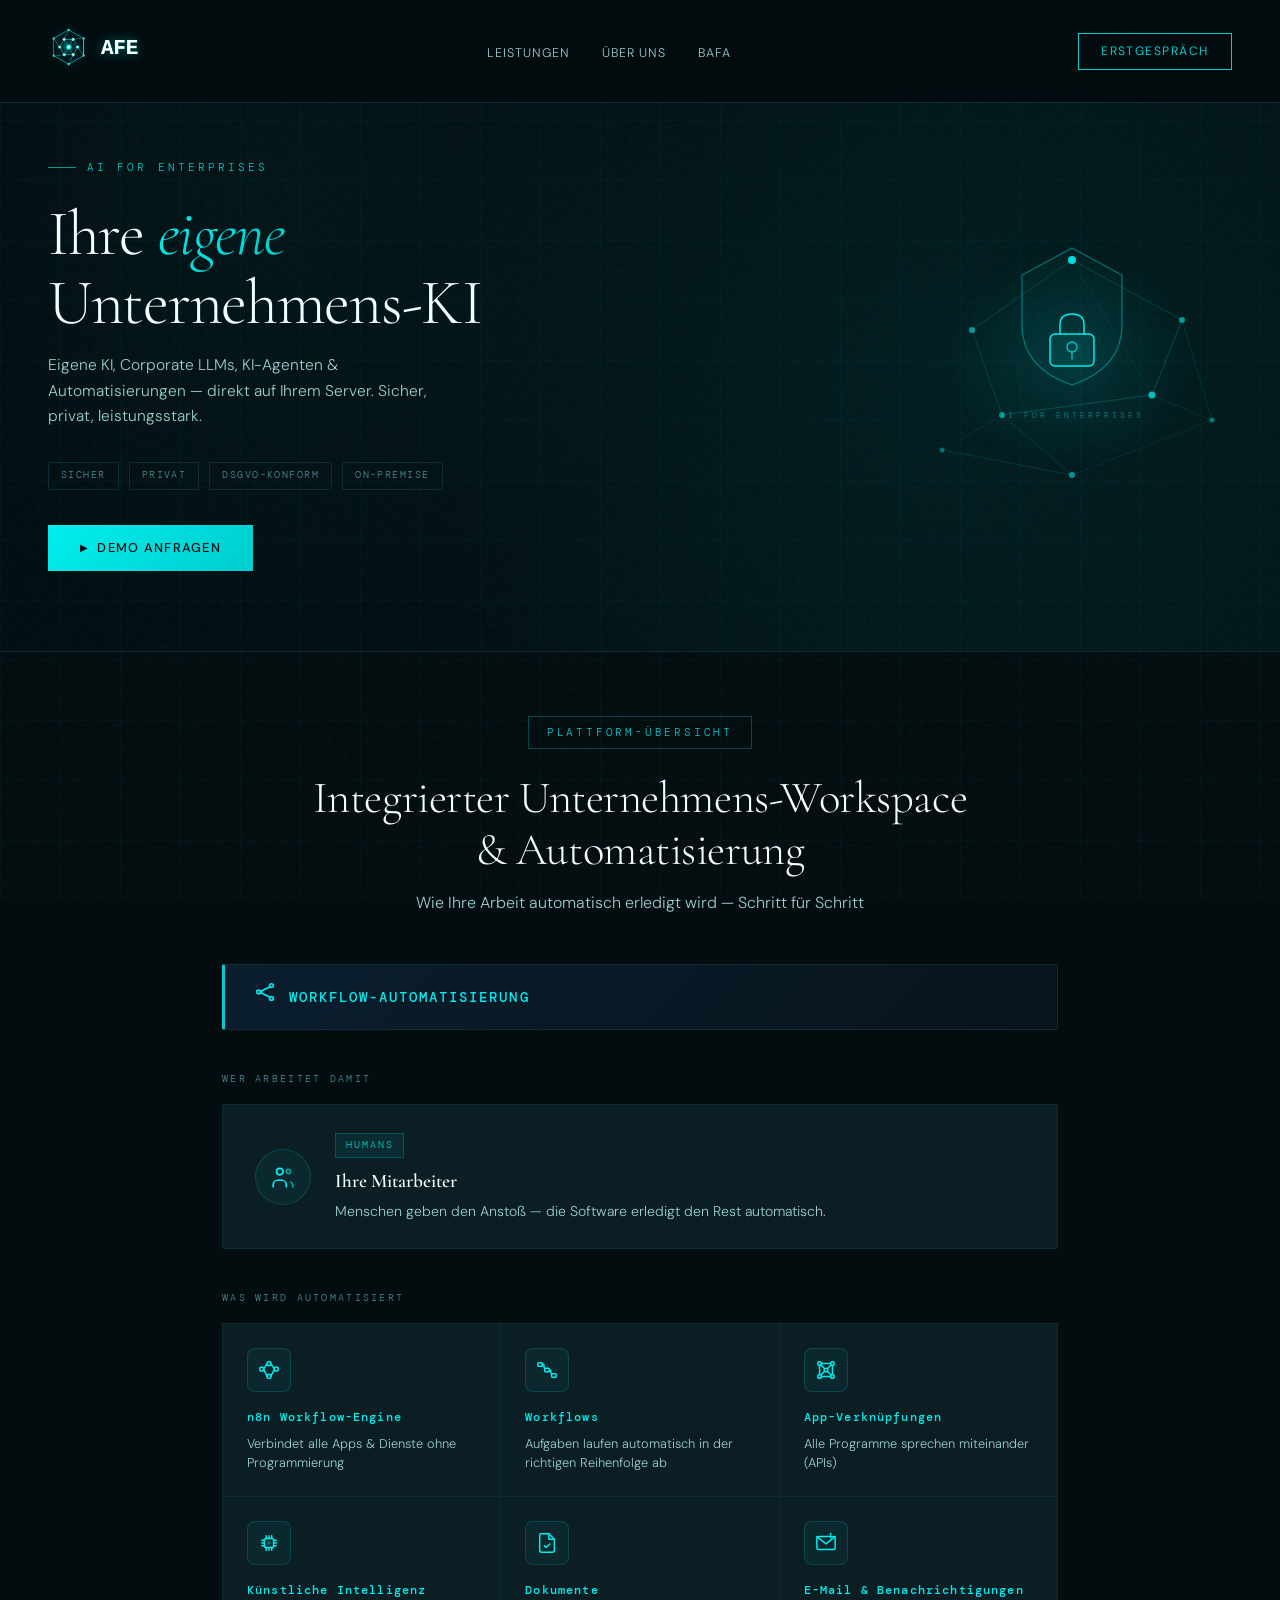
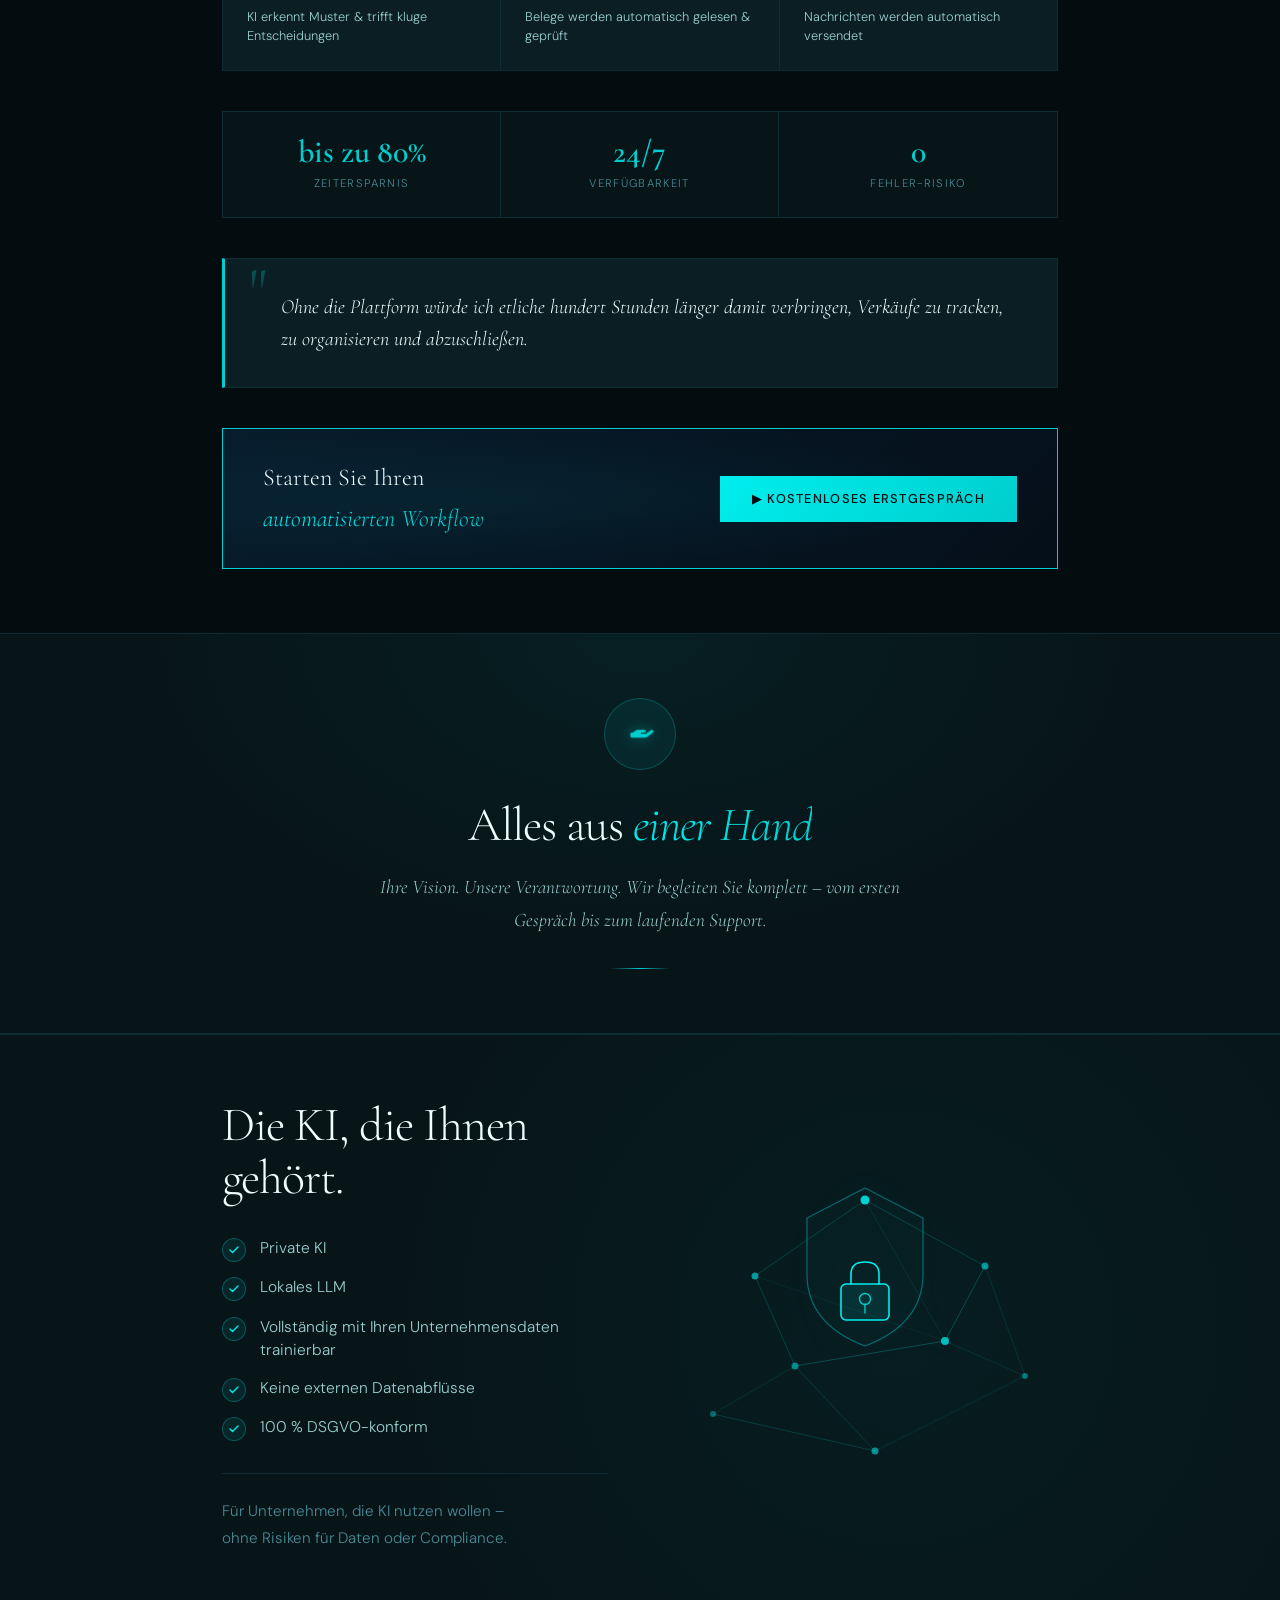
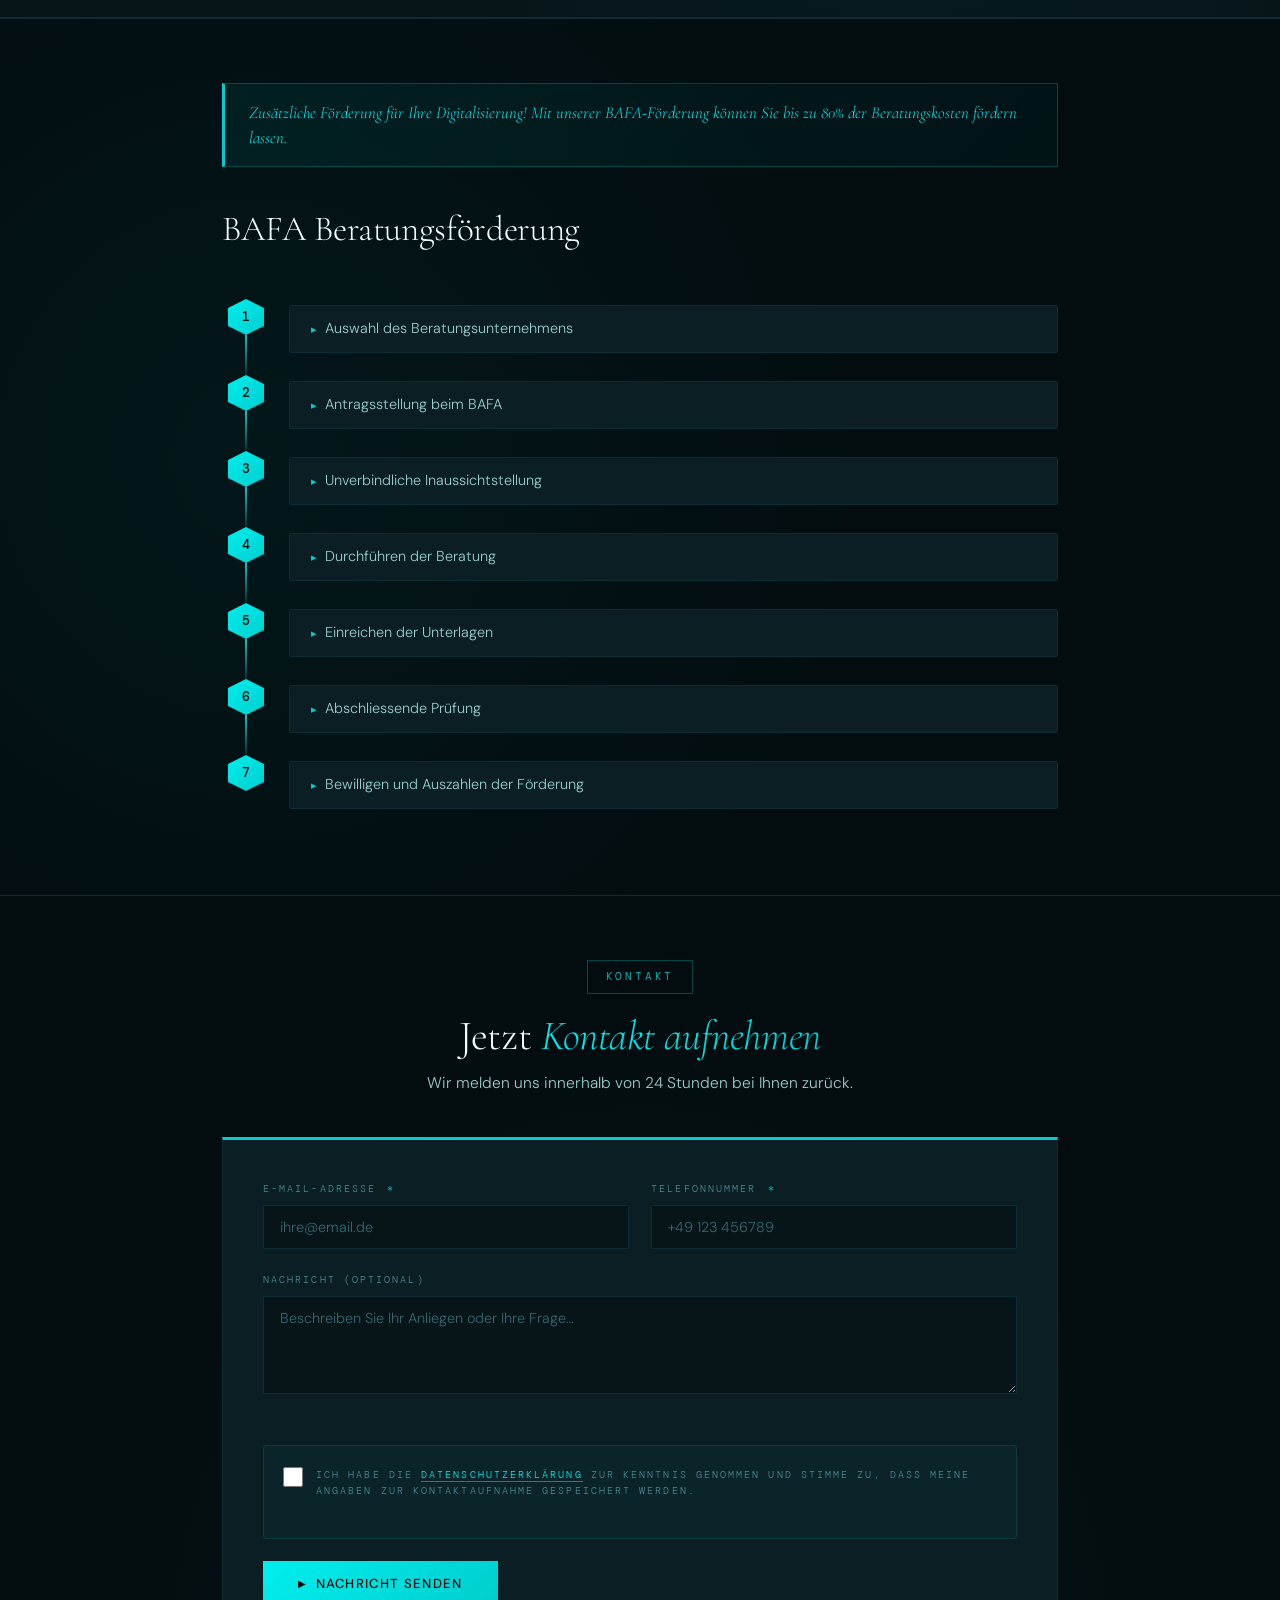
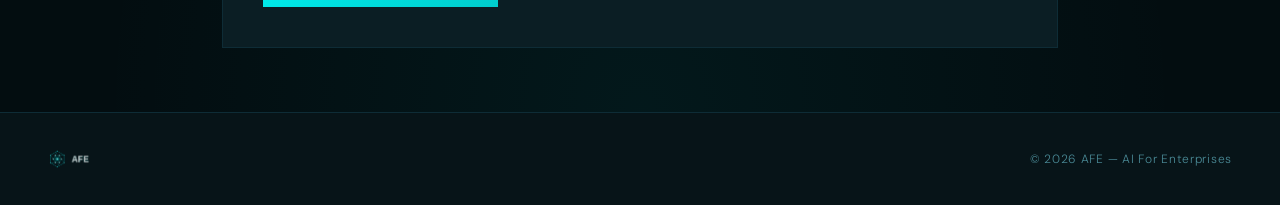
<file: index.html>
<!DOCTYPE html>
<html lang="de">
<head>
  <meta charset="UTF-8">
  <meta name="viewport" content="width=device-width, initial-scale=1.0">
  <title>AFE – Workflow-Automatisierung</title>

  <!-- Google Fonts -->
  <link href="https://fonts.googleapis.com/css2?family=Cormorant+Garamond:wght@300;400;600;700&family=DM+Sans:wght@300;400;500&family=DM+Mono:wght@400;500&display=swap" rel="stylesheet">

  <!-- Externes Stylesheet -->
  <link rel="stylesheet" href="style.css">
</head>
<body>

<!-- Hintergrund-Gitter -->
<div class="grid-bg"></div>

<!-- ─── NAVIGATION ─── -->
<nav>
  <a class="nav-logo" href="#">
    <img src="[data-uri]" alt="AFE">
  </a>

  <ul class="nav-links">
    <li><a href="#">Leistungen</a></li>
    <li><a href="#">Über uns</a></li>
    <li><a href="#">BAFA</a></li>
  </ul>

  <!-- Button "Erstgespräch" → scrollt zum Kontaktformular -->
  <button class="nav-cta btn-erstgespraech cta-scroll">Erstgespräch</button>
</nav>

<!-- ─── HERO ─── -->
<section class="hero">
  <div class="hero-left">
    <div class="hero-eyebrow">AI For Enterprises</div>
    <h1 class="hero-h1">Ihre <em>eigene</em><br>Unternehmens-KI</h1>
    <p class="hero-sub">Eigene KI, Corporate LLMs, KI-Agenten &amp; Automatisierungen — direkt auf Ihrem Server. Sicher, privat, leistungsstark.</p>
    <div class="hero-tags">
      <span class="hero-tag">Sicher</span>
      <span class="hero-tag">Privat</span>
      <span class="hero-tag">DSGVO-konform</span>
      <span class="hero-tag">On-Premise</span>
    </div>
    <!-- Button "Demo anfragen" → scrollt zum Kontaktformular -->
    <button class="hero-btn btn-demo cta-scroll">Demo anfragen</button>
  </div>

  <div class="hero-right">
    <svg class="hero-visual-svg" viewBox="0 0 320 280" fill="none" xmlns="http://www.w3.org/2000/svg">
      <defs>
        <radialGradient id="heroGlow" cx="50%" cy="50%" r="50%">
          <stop offset="0%" stop-color="#00CDCD" stop-opacity="0.12"/>
          <stop offset="100%" stop-color="#00CDCD" stop-opacity="0"/>
        </radialGradient>
      </defs>
      <ellipse cx="160" cy="140" rx="130" ry="110" fill="url(#heroGlow)"/>
      <line x1="160" y1="40"  x2="270" y2="100" stroke="#00CDCD" stroke-width="0.8" opacity="0.25"/>
      <line x1="160" y1="40"  x2="60"  y2="110" stroke="#00CDCD" stroke-width="0.8" opacity="0.25"/>
      <line x1="160" y1="40"  x2="240" y2="175" stroke="#00CDCD" stroke-width="0.6" opacity="0.15"/>
      <line x1="270" y1="100" x2="240" y2="175" stroke="#00CDCD" stroke-width="0.9" opacity="0.28"/>
      <line x1="270" y1="100" x2="300" y2="200" stroke="#00CDCD" stroke-width="0.7" opacity="0.18"/>
      <line x1="60"  y1="110" x2="90"  y2="195" stroke="#00CDCD" stroke-width="0.8" opacity="0.22"/>
      <line x1="240" y1="175" x2="90"  y2="195" stroke="#00CDCD" stroke-width="0.9" opacity="0.28"/>
      <line x1="240" y1="175" x2="300" y2="200" stroke="#00CDCD" stroke-width="0.6" opacity="0.18"/>
      <line x1="90"  y1="195" x2="160" y2="255" stroke="#00CDCD" stroke-width="0.7" opacity="0.2"/>
      <line x1="300" y1="200" x2="160" y2="255" stroke="#00CDCD" stroke-width="0.6" opacity="0.18"/>
      <line x1="30"  y1="230" x2="90"  y2="195" stroke="#00CDCD" stroke-width="0.6" opacity="0.18"/>
      <line x1="30"  y1="230" x2="160" y2="255" stroke="#00CDCD" stroke-width="0.8" opacity="0.2"/>
      <path d="M160 28 L210 55 L210 105 Q210 148 160 165 Q110 148 110 105 L110 55 Z"
            fill="rgba(0,205,205,0.05)" stroke="#00CDCD" stroke-width="1.2" opacity="0.5"/>
      <rect x="138" y="114" width="44" height="32" rx="5"
            fill="rgba(0,205,205,0.08)" stroke="#00EEEE" stroke-width="1.5"/>
      <path d="M148 114 L148 105 Q148 94 160 94 Q172 94 172 105 L172 114"
            fill="none" stroke="#00EEEE" stroke-width="1.5" stroke-linecap="round"/>
      <circle cx="160" cy="127" r="5" fill="none" stroke="#00CDCD" stroke-width="1.3"/>
      <line x1="160" y1="132" x2="160" y2="139" stroke="#00CDCD" stroke-width="1.3" stroke-linecap="round"/>
      <circle cx="160" cy="40"  r="4"   fill="#00EEEE" opacity="0.9"/>
      <circle cx="270" cy="100" r="3"   fill="#00CDCD" opacity="0.7"/>
      <circle cx="60"  cy="110" r="3"   fill="#00CDCD" opacity="0.7"/>
      <circle cx="240" cy="175" r="3.5" fill="#00EEEE" opacity="0.75"/>
      <circle cx="90"  cy="195" r="3"   fill="#00CDCD" opacity="0.6"/>
      <circle cx="300" cy="200" r="2.5" fill="#00CDCD" opacity="0.5"/>
      <circle cx="30"  cy="230" r="2.5" fill="#00CDCD" opacity="0.45"/>
      <circle cx="160" cy="255" r="3"   fill="#00EEEE" opacity="0.55"/>
      <text x="160" y="198" text-anchor="middle"
            font-family="'DM Mono', monospace" font-size="8" letter-spacing="3"
            fill="#00CDCD" opacity="0.6">AI FOR ENTERPRISES</text>
    </svg>
  </div>
</section>


<!-- ─── HAUPT-INHALTSBEREICH ─── -->
<main>

  <!-- Seitenüberschrift -->
  <div class="page-header">
    <div class="tag">Plattform-Übersicht</div>
    <h1>Integrierter Unternehmens-Workspace<br>&amp; Automatisierung</h1>
    <p>Wie Ihre Arbeit automatisch erledigt wird — Schritt für Schritt</p>
  </div>

  <!-- Abschnitt-Banner -->
  <div class="section-banner">
    <span class="icon"><svg width="22" height="22" viewBox="0 0 24 24" fill="none" stroke="#00EEEE" stroke-width="1.8" stroke-linecap="round" stroke-linejoin="round">
      <circle cx="5" cy="12" r="2"/><circle cx="19" cy="5" r="2"/><circle cx="19" cy="19" r="2"/>
      <line x1="7" y1="11.5" x2="17" y2="6.5"/><line x1="7" y1="12.5" x2="17" y2="17.5"/>
    </svg></span>
    <span>Workflow-Automatisierung</span>
  </div>

  <!-- Wer arbeitet damit -->
  <div class="worker-section">
    <div class="worker-label">Wer arbeitet damit</div>
    <div class="worker-card">
      <div class="worker-icon"><svg width="26" height="26" viewBox="0 0 24 24" fill="none" stroke="#00EEEE" stroke-width="1.6" stroke-linecap="round" stroke-linejoin="round">
        <circle cx="9" cy="7" r="3"/>
        <path d="M3 21v-2a4 4 0 0 1 4-4h4a4 4 0 0 1 4 4v2"/>
        <circle cx="17" cy="7" r="2" opacity="0.6"/>
        <path d="M21 21v-1.5a3 3 0 0 0-2-2.83" opacity="0.6"/>
      </svg></div>
      <div>
        <div class="worker-badge">Humans</div>
        <div class="worker-title">Ihre Mitarbeiter</div>
        <div class="worker-text">Menschen geben den Anstoß — die Software erledigt den Rest automatisch.</div>
      </div>
    </div>
  </div>

  <!-- Was wird automatisiert -->
  <div class="auto-section">
    <div class="auto-label">Was wird automatisiert</div>
    <div class="auto-grid">

      <div class="auto-tile">
        <div class="tile-icon"><svg width="22" height="22" viewBox="0 0 24 24" fill="none" stroke="#00EEEE" stroke-width="1.6" stroke-linecap="round" stroke-linejoin="round">
          <rect x="2" y="9" width="4" height="4" rx="1"/><rect x="10" y="3" width="4" height="4" rx="1"/>
          <rect x="10" y="17" width="4" height="4" rx="1"/><rect x="18" y="9" width="4" height="4" rx="1"/>
          <line x1="6" y1="11" x2="10" y2="5"/><line x1="6" y1="11" x2="10" y2="19"/>
          <line x1="14" y1="5" x2="18" y2="11"/><line x1="14" y1="19" x2="18" y2="11"/>
        </svg></div>
        <div class="tile-name">n8n Workflow-Engine</div>
        <div class="tile-desc">Verbindet alle Apps &amp; Dienste ohne Programmierung</div>
      </div>

      <div class="auto-tile">
        <div class="tile-icon"><svg width="22" height="22" viewBox="0 0 24 24" fill="none" stroke="#00EEEE" stroke-width="1.6" stroke-linecap="round" stroke-linejoin="round">
          <rect x="2" y="4" width="5" height="4" rx="1"/><rect x="9.5" y="10" width="5" height="4" rx="1"/>
          <rect x="17" y="16" width="5" height="4" rx="1"/>
          <polyline points="7,6 8.5,6 9,10"/><polyline points="14.5,12 16,12 16.5,16"/>
        </svg></div>
        <div class="tile-name">Workflows</div>
        <div class="tile-desc">Aufgaben laufen automatisch in der richtigen Reihenfolge ab</div>
      </div>

      <div class="auto-tile">
        <div class="tile-icon"><svg width="22" height="22" viewBox="0 0 24 24" fill="none" stroke="#00EEEE" stroke-width="1.6" stroke-linecap="round" stroke-linejoin="round">
          <circle cx="5" cy="5" r="2"/><circle cx="19" cy="5" r="2"/>
          <circle cx="5" cy="19" r="2"/><circle cx="19" cy="19" r="2"/>
          <circle cx="12" cy="12" r="2"/>
          <line x1="7" y1="5" x2="17" y2="5"/><line x1="5" y1="7" x2="5" y2="17"/>
          <line x1="19" y1="7" x2="19" y2="17"/><line x1="7" y1="19" x2="17" y2="19"/>
          <line x1="10" y1="10" x2="7" y2="7"/><line x1="14" y1="10" x2="17" y2="7"/>
          <line x1="10" y1="14" x2="7" y2="17"/><line x1="14" y1="14" x2="17" y2="17"/>
        </svg></div>
        <div class="tile-name">App-Verknüpfungen</div>
        <div class="tile-desc">Alle Programme sprechen miteinander (APIs)</div>
      </div>

      <div class="auto-tile">
        <div class="tile-icon"><svg width="22" height="22" viewBox="0 0 24 24" fill="none" stroke="#00EEEE" stroke-width="1.6" stroke-linecap="round" stroke-linejoin="round">
          <rect x="7" y="7" width="10" height="10" rx="2"/>
          <line x1="9" y1="7" x2="9" y2="4"/><line x1="12" y1="7" x2="12" y2="4"/><line x1="15" y1="7" x2="15" y2="4"/>
          <line x1="9" y1="17" x2="9" y2="20"/><line x1="12" y1="17" x2="12" y2="20"/><line x1="15" y1="17" x2="15" y2="20"/>
          <line x1="7" y1="9" x2="4" y2="9"/><line x1="7" y1="12" x2="4" y2="12"/><line x1="7" y1="15" x2="4" y2="15"/>
          <line x1="17" y1="9" x2="20" y2="9"/><line x1="17" y1="12" x2="20" y2="12"/><line x1="17" y1="15" x2="20" y2="15"/>
          <rect x="10" y="10" width="4" height="4" rx="0.5" fill="#00EEEE" opacity="0.3" stroke="none"/>
        </svg></div>
        <div class="tile-name">Künstliche Intelligenz</div>
        <div class="tile-desc">KI erkennt Muster &amp; trifft kluge Entscheidungen</div>
      </div>

      <div class="auto-tile">
        <div class="tile-icon"><svg width="22" height="22" viewBox="0 0 24 24" fill="none" stroke="#00EEEE" stroke-width="1.6" stroke-linecap="round" stroke-linejoin="round">
          <path d="M14 2H6a2 2 0 0 0-2 2v16a2 2 0 0 0 2 2h12a2 2 0 0 0 2-2V8z"/>
          <polyline points="14,2 14,8 20,8"/><polyline points="9,15 11,17 15,13"/>
        </svg></div>
        <div class="tile-name">Dokumente</div>
        <div class="tile-desc">Belege werden automatisch gelesen &amp; geprüft</div>
      </div>

      <div class="auto-tile">
        <div class="tile-icon"><svg width="22" height="22" viewBox="0 0 24 24" fill="none" stroke="#00EEEE" stroke-width="1.6" stroke-linecap="round" stroke-linejoin="round">
          <rect x="2" y="5" width="20" height="14" rx="2"/>
          <polyline points="2,5 12,13 22,5"/>
          <line x1="17" y1="2" x2="17" y2="7" opacity="0.7"/>
          <circle cx="17" cy="2" r="1.2" fill="#00EEEE" stroke="none" opacity="0.7"/>
        </svg></div>
        <div class="tile-name">E-Mail &amp; Benachrichtigungen</div>
        <div class="tile-desc">Nachrichten werden automatisch versendet</div>
      </div>

    </div>
  </div>

  <!-- Statistik-Leiste -->
  <div class="stats-bar">
    <div class="stat-item">
      <span class="stat-num">bis zu 80%</span>
      <span class="stat-label">Zeitersparnis</span>
    </div>
    <div class="stat-item">
      <span class="stat-num">24/7</span>
      <span class="stat-label">Verfügbarkeit</span>
    </div>
    <div class="stat-item">
      <span class="stat-num">0</span>
      <span class="stat-label">Fehler-Risiko</span>
    </div>
  </div>

  <!-- Zitat -->
  <div class="quote-block">
    <div class="quote-mark">"</div>
    <p class="quote-text">
      Ohne die Plattform würde ich etliche hundert Stunden länger damit verbringen,
      Verkäufe zu tracken, zu organisieren und abzuschließen.
    </p>
  </div>

  <!-- CTA-Banner mit Button "Kostenloses Erstgespräch" -->
  <div class="cta-banner">
    <div class="cta-banner-text">
      Starten Sie Ihren<br><em>automatisierten Workflow</em>
    </div>
    <!-- Button "Kostenloses Gespräch" → scrollt zum Kontaktformular -->
    <button class="cta-btn btn-kostenloses-gespraech cta-scroll">Kostenloses Erstgespräch</button>
  </div>

</main>


<!-- ─── ALLES AUS EINER HAND ─── -->
<section class="aaeih-section">
  <div class="aaeih-inner">
    <div class="aaeih-icon">
      <img src="[data-uri]" alt="Alles aus einer Hand" style="width:46px;height:auto;filter:drop-shadow(0 0 6px rgba(0,205,205,0.4));">
    </div>
    <h2 class="aaeih-title">Alles aus <em>einer Hand</em></h2>
    <p class="aaeih-text">Ihre Vision. Unsere Verantwortung. Wir begleiten Sie komplett – vom ersten Gespräch bis zum laufenden Support.</p>
    <div class="aaeih-divider"></div>
  </div>
</section>


<!-- ─── PRIVATE KI ─── -->
<section class="private-ki">
  <div class="ki-inner">

    <div class="ki-content">
      <h2 class="ki-title">Die KI, die Ihnen gehört.</h2>

      <ul class="ki-list">
        <li class="ki-item">
          <span class="ki-check">
            <svg width="12" height="12" viewBox="0 0 24 24" fill="none"
                 stroke="#00EEEE" stroke-width="2.8" stroke-linecap="round" stroke-linejoin="round">
              <polyline points="20 6 9 17 4 12"/>
            </svg>
          </span>
          <span>Private KI</span>
        </li>
        <li class="ki-item">
          <span class="ki-check">
            <svg width="12" height="12" viewBox="0 0 24 24" fill="none"
                 stroke="#00EEEE" stroke-width="2.8" stroke-linecap="round" stroke-linejoin="round">
              <polyline points="20 6 9 17 4 12"/>
            </svg>
          </span>
          <span>Lokales LLM</span>
        </li>
        <li class="ki-item">
          <span class="ki-check">
            <svg width="12" height="12" viewBox="0 0 24 24" fill="none"
                 stroke="#00EEEE" stroke-width="2.8" stroke-linecap="round" stroke-linejoin="round">
              <polyline points="20 6 9 17 4 12"/>
            </svg>
          </span>
          <span>Vollständig mit Ihren Unternehmensdaten trainierbar</span>
        </li>
        <li class="ki-item">
          <span class="ki-check">
            <svg width="12" height="12" viewBox="0 0 24 24" fill="none"
                 stroke="#00EEEE" stroke-width="2.8" stroke-linecap="round" stroke-linejoin="round">
              <polyline points="20 6 9 17 4 12"/>
            </svg>
          </span>
          <span>Keine externen Datenabflüsse</span>
        </li>
        <li class="ki-item">
          <span class="ki-check">
            <svg width="12" height="12" viewBox="0 0 24 24" fill="none"
                 stroke="#00EEEE" stroke-width="2.8" stroke-linecap="round" stroke-linejoin="round">
              <polyline points="20 6 9 17 4 12"/>
            </svg>
          </span>
          <span>100 % DSGVO-konform</span>
        </li>
      </ul>

      <p class="ki-desc">
        Für Unternehmen, die KI nutzen wollen –<br>
        ohne Risiken für Daten oder Compliance.
      </p>
    </div>

    <div class="ki-visual">
      <svg class="ki-network" viewBox="0 0 380 340" fill="none" xmlns="http://www.w3.org/2000/svg">
        <line x1="190" y1="44"  x2="310" y2="110" stroke="#00CDCD" stroke-width="1"   opacity="0.22"/>
        <line x1="190" y1="44"  x2="80"  y2="120" stroke="#00CDCD" stroke-width="1"   opacity="0.22"/>
        <line x1="190" y1="44"  x2="270" y2="185" stroke="#00CDCD" stroke-width="0.7" opacity="0.16"/>
        <line x1="310" y1="110" x2="270" y2="185" stroke="#00CDCD" stroke-width="1"   opacity="0.28"/>
        <line x1="310" y1="110" x2="350" y2="220" stroke="#00CDCD" stroke-width="0.8" opacity="0.18"/>
        <line x1="80"  y1="120" x2="120" y2="210" stroke="#00CDCD" stroke-width="1"   opacity="0.22"/>
        <line x1="80"  y1="120" x2="270" y2="185" stroke="#00CDCD" stroke-width="0.6" opacity="0.14"/>
        <line x1="270" y1="185" x2="120" y2="210" stroke="#00CDCD" stroke-width="1"   opacity="0.28"/>
        <line x1="270" y1="185" x2="350" y2="220" stroke="#00CDCD" stroke-width="0.7" opacity="0.18"/>
        <line x1="120" y1="210" x2="200" y2="295" stroke="#00CDCD" stroke-width="0.9" opacity="0.2"/>
        <line x1="350" y1="220" x2="200" y2="295" stroke="#00CDCD" stroke-width="0.7" opacity="0.18"/>
        <line x1="38"  y1="258" x2="120" y2="210" stroke="#00CDCD" stroke-width="0.7" opacity="0.18"/>
        <line x1="38"  y1="258" x2="200" y2="295" stroke="#00CDCD" stroke-width="0.9" opacity="0.22"/>
        <path d="M190 32 L248 62 L248 118 Q248 168 190 190 Q132 168 132 118 L132 62 Z"
              fill="rgba(0,205,205,0.05)" stroke="#00CDCD" stroke-width="1.2" opacity="0.45"/>
        <rect x="166" y="128" width="48" height="36" rx="5"
              fill="rgba(0,205,205,0.09)" stroke="#00EEEE" stroke-width="1.6"/>
        <path d="M176 128 L176 118 Q176 106 190 106 Q204 106 204 118 L204 128"
              fill="none" stroke="#00EEEE" stroke-width="1.6" stroke-linecap="round"/>
        <circle cx="190" cy="143" r="5.5" fill="none" stroke="#00CDCD" stroke-width="1.4"/>
        <line x1="190" y1="148" x2="190" y2="157" stroke="#00CDCD" stroke-width="1.4" stroke-linecap="round"/>
        <circle cx="190" cy="44"  r="4.5" fill="#00EEEE" opacity="0.85"/>
        <circle cx="310" cy="110" r="3.5" fill="#00CDCD" opacity="0.7"/>
        <circle cx="80"  cy="120" r="3.5" fill="#00CDCD" opacity="0.7"/>
        <circle cx="270" cy="185" r="4"   fill="#00EEEE" opacity="0.75"/>
        <circle cx="120" cy="210" r="3.5" fill="#00CDCD" opacity="0.6"/>
        <circle cx="350" cy="220" r="3"   fill="#00CDCD" opacity="0.5"/>
        <circle cx="38"  cy="258" r="3"   fill="#00CDCD" opacity="0.45"/>
        <circle cx="200" cy="295" r="3.5" fill="#00EEEE" opacity="0.55"/>
      </svg>
    </div>

  </div>
</section>


<!-- ─── BAFA FÖRDERUNG ─── -->
<section class="bafa-section">
  <div class="bafa-inner">

    <div class="bafa-header">
      <div class="bafa-promo">Zusätzliche Förderung für Ihre Digitalisierung! Mit unserer BAFA-Förderung können Sie bis zu 80% der Beratungskosten fördern lassen.</div>
      <h2 class="bafa-title">BAFA Beratungsförderung</h2>
    </div>

    <div class="bafa-steps">

      <div class="bafa-step">
        <div class="bafa-step-left"><div class="bafa-num">1</div><div class="bafa-connector"></div></div>
        <div class="bafa-step-right"><div class="bafa-item"><span class="bafa-item-bullet">▸</span>Auswahl des Beratungsunternehmens</div></div>
      </div>
      <div class="bafa-step">
        <div class="bafa-step-left"><div class="bafa-num">2</div><div class="bafa-connector"></div></div>
        <div class="bafa-step-right"><div class="bafa-item"><span class="bafa-item-bullet">▸</span>Antragsstellung beim BAFA</div></div>
      </div>
      <div class="bafa-step">
        <div class="bafa-step-left"><div class="bafa-num">3</div><div class="bafa-connector"></div></div>
        <div class="bafa-step-right"><div class="bafa-item"><span class="bafa-item-bullet">▸</span>Unverbindliche Inaussichtstellung</div></div>
      </div>
      <div class="bafa-step">
        <div class="bafa-step-left"><div class="bafa-num">4</div><div class="bafa-connector"></div></div>
        <div class="bafa-step-right"><div class="bafa-item"><span class="bafa-item-bullet">▸</span>Durchführen der Beratung</div></div>
      </div>
      <div class="bafa-step">
        <div class="bafa-step-left"><div class="bafa-num">5</div><div class="bafa-connector"></div></div>
        <div class="bafa-step-right"><div class="bafa-item"><span class="bafa-item-bullet">▸</span>Einreichen der Unterlagen</div></div>
      </div>
      <div class="bafa-step">
        <div class="bafa-step-left"><div class="bafa-num">6</div><div class="bafa-connector"></div></div>
        <div class="bafa-step-right"><div class="bafa-item"><span class="bafa-item-bullet">▸</span>Abschliessende Prüfung</div></div>
      </div>
      <div class="bafa-step">
        <div class="bafa-step-left"><div class="bafa-num">7</div><div class="bafa-connector"></div></div>
        <div class="bafa-step-right"><div class="bafa-item"><span class="bafa-item-bullet">▸</span>Bewilligen und Auszahlen der Förderung</div></div>
      </div>

    </div>
  </div>
</section>


<!-- ─── KONTAKTFORMULAR ─── -->
<!--
  ID: kontaktformular
  Zweck: Ziel für Scroll-Navigation (CTA-Buttons),
         Kontaktaufnahme über E-Mail und Telefon
-->
<section class="kontakt-section" id="kontaktformular">
  <div class="kontakt-inner">

    <!-- Überschrift -->
    <div class="kontakt-header">
      <div class="tag">Kontakt</div>
      <h2>Jetzt <em>Kontakt aufnehmen</em></h2>
      <p>Wir melden uns innerhalb von 24 Stunden bei Ihnen zurück.</p>
    </div>

    <!-- Erfolgsmeldung (wird nach erfolgreichem Absenden eingeblendet) -->
    <div class="form-success" id="form-success" role="alert">
      Vielen Dank! Ihre Nachricht ist bei uns eingegangen. Wir melden uns in Kürze bei Ihnen.
    </div>

    <!-- Kontaktformular -->
    <!--
      id="kontaktformular-form" → wird in script.js referenziert
      E-Mail (Pflichtfeld), Telefon (Pflichtfeld), Nachricht (optional)
    -->
    <form class="kontakt-form" id="kontaktformular-form" novalidate>

      <!-- Zeile: E-Mail & Telefon nebeneinander -->
      <div class="form-row">

        <!-- E-Mail (Pflichtfeld) -->
        <div class="form-group">
          <label for="email">
            E-Mail-Adresse <span class="required" aria-hidden="true">*</span>
          </label>
          <input
            type="email"
            id="email"
            name="email"
            placeholder="ihre@email.de"
            autocomplete="email"
            required
            aria-required="true"
            aria-describedby="email-error"
          >
          <span class="form-error" id="email-error" role="alert"></span>
        </div>

        <!-- Telefonnummer (Pflichtfeld) -->
        <div class="form-group">
          <label for="telefon">
            Telefonnummer <span class="required" aria-hidden="true">*</span>
          </label>
          <input
            type="tel"
            id="telefon"
            name="telefon"
            placeholder="+49 123 456789"
            autocomplete="tel"
            required
            aria-required="true"
            aria-describedby="telefon-error"
          >
          <span class="form-error" id="telefon-error" role="alert"></span>
        </div>

      </div>

      <!-- Nachricht (optional) -->
      <div class="form-group">
        <label for="nachricht">Nachricht <span style="color:var(--slate-text);font-size:0.6rem;">(optional)</span></label>
        <textarea
          id="nachricht"
          name="nachricht"
          rows="4"
          placeholder="Beschreiben Sie Ihr Anliegen oder Ihre Frage…"
          aria-describedby="nachricht-hint"
        ></textarea>
      </div>

      <!-- Datenschutz-Checkbox (Pflichtfeld) -->
      <div class="form-group form-checkbox-group">
        <label class="checkbox-label" for="datenschutz">
          <input
            type="checkbox"
            id="datenschutz"
            name="datenschutz"
            required
            aria-required="true"
            aria-describedby="datenschutz-error"
          >
          <span class="checkbox-text">
            Ich habe die <a href="datenschutz.html" target="_blank">Datenschutzerklärung</a> zur Kenntnis genommen und stimme zu, dass meine Angaben zur Kontaktaufnahme gespeichert werden.
          </span>
        </label>
        <span class="form-error" id="datenschutz-error" role="alert"></span>
      </div>

      <!-- Senden-Button -->
      <button type="submit" class="form-submit-btn">
        Nachricht senden
      </button>

    </form>

  </div>
</section>


<!-- ─── FOOTER ─── -->
<footer>
  <div class="footer-logo">
    <img src="[data-uri]" alt="AFE">
  </div>
  <div class="footer-copy">© 2026 AFE — AI For Enterprises</div>
</footer>


<!-- Externes JavaScript -->
<script src="script.js"></script>

</body>
</html>
</file>
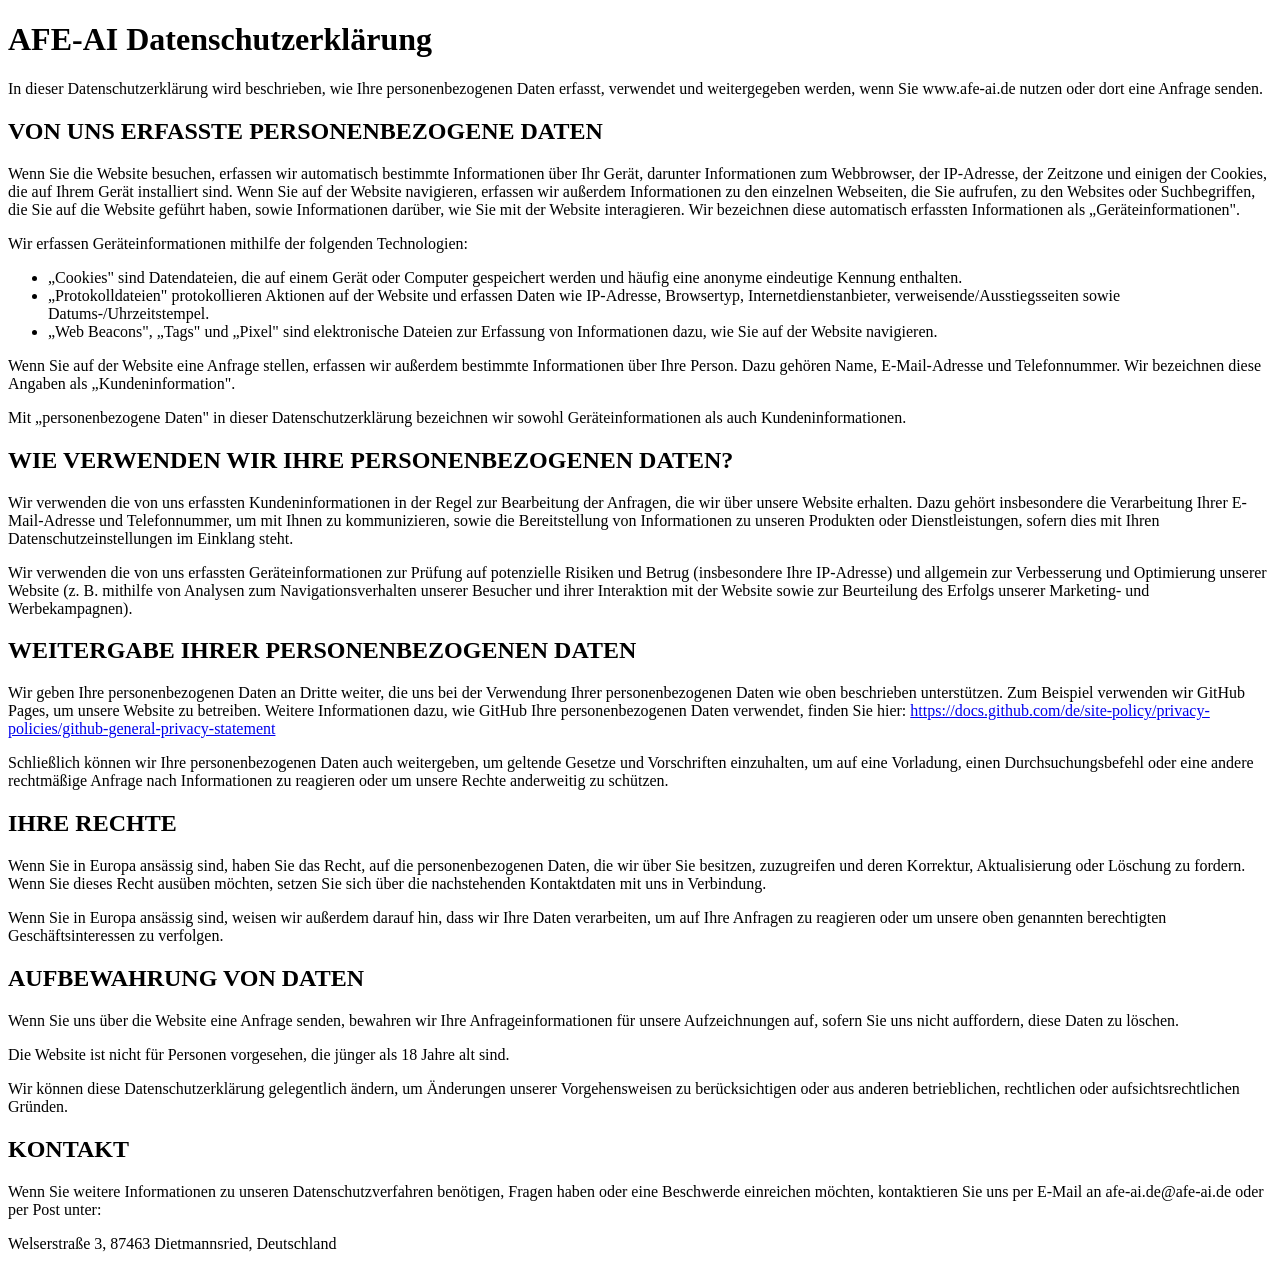
<file: datenschutz.html>
<!DOCTYPE html>
<html lang="de">
<head>
    <meta charset="UTF-8">
    <meta name="viewport" content="width=device-width, initial-scale=1.0">
    <title>Datenschutzerklärung - AFE-AI</title>
</head>
<body>
    <h1>AFE-AI Datenschutzerklärung</h1>
    <p>In dieser Datenschutzerklärung wird beschrieben, wie Ihre personenbezogenen Daten erfasst, verwendet und weitergegeben werden, wenn Sie www.afe-ai.de nutzen oder dort eine Anfrage senden.</p>

    <h2>VON UNS ERFASSTE PERSONENBEZOGENE DATEN</h2>
    <p>Wenn Sie die Website besuchen, erfassen wir automatisch bestimmte Informationen über Ihr Gerät, darunter Informationen zum Webbrowser, der IP-Adresse, der Zeitzone und einigen der Cookies, die auf Ihrem Gerät installiert sind. Wenn Sie auf der Website navigieren, erfassen wir außerdem Informationen zu den einzelnen Webseiten, die Sie aufrufen, zu den Websites oder Suchbegriffen, die Sie auf die Website geführt haben, sowie Informationen darüber, wie Sie mit der Website interagieren. Wir bezeichnen diese automatisch erfassten Informationen als „Geräteinformationen".</p>
    <p>Wir erfassen Geräteinformationen mithilfe der folgenden Technologien:</p>
    <ul>
        <li>„Cookies" sind Datendateien, die auf einem Gerät oder Computer gespeichert werden und häufig eine anonyme eindeutige Kennung enthalten.</li>
        <li>„Protokolldateien" protokollieren Aktionen auf der Website und erfassen Daten wie IP-Adresse, Browsertyp, Internetdienstanbieter, verweisende/Ausstiegsseiten sowie Datums-/Uhrzeitstempel.</li>
        <li>„Web Beacons", „Tags" und „Pixel" sind elektronische Dateien zur Erfassung von Informationen dazu, wie Sie auf der Website navigieren.</li>
    </ul>
    <p>Wenn Sie auf der Website eine Anfrage stellen, erfassen wir außerdem bestimmte Informationen über Ihre Person. Dazu gehören Name, E-Mail-Adresse und Telefonnummer. Wir bezeichnen diese Angaben als „Kundeninformation".</p>
    <p>Mit „personenbezogene Daten" in dieser Datenschutzerklärung bezeichnen wir sowohl Geräteinformationen als auch Kundeninformationen.</p>

    <h2>WIE VERWENDEN WIR IHRE PERSONENBEZOGENEN DATEN?</h2>
    <p>Wir verwenden die von uns erfassten Kundeninformationen in der Regel zur Bearbeitung der Anfragen, die wir über unsere Website erhalten. Dazu gehört insbesondere die Verarbeitung Ihrer E-Mail-Adresse und Telefonnummer, um mit Ihnen zu kommunizieren, sowie die Bereitstellung von Informationen zu unseren Produkten oder Dienstleistungen, sofern dies mit Ihren Datenschutzeinstellungen im Einklang steht.</p>
    <p>Wir verwenden die von uns erfassten Geräteinformationen zur Prüfung auf potenzielle Risiken und Betrug (insbesondere Ihre IP-Adresse) und allgemein zur Verbesserung und Optimierung unserer Website (z. B. mithilfe von Analysen zum Navigationsverhalten unserer Besucher und ihrer Interaktion mit der Website sowie zur Beurteilung des Erfolgs unserer Marketing- und Werbekampagnen).</p>

    <h2>WEITERGABE IHRER PERSONENBEZOGENEN DATEN</h2>
    <p>Wir geben Ihre personenbezogenen Daten an Dritte weiter, die uns bei der Verwendung Ihrer personenbezogenen Daten wie oben beschrieben unterstützen. Zum Beispiel verwenden wir GitHub Pages, um unsere Website zu betreiben. Weitere Informationen dazu, wie GitHub Ihre personenbezogenen Daten verwendet, finden Sie hier: <a href="https://docs.github.com/de/site-policy/privacy-policies/github-general-privacy-statement">https://docs.github.com/de/site-policy/privacy-policies/github-general-privacy-statement</a></p>

    <p>Schließlich können wir Ihre personenbezogenen Daten auch weitergeben, um geltende Gesetze und Vorschriften einzuhalten, um auf eine Vorladung, einen Durchsuchungsbefehl oder eine andere rechtmäßige Anfrage nach Informationen zu reagieren oder um unsere Rechte anderweitig zu schützen.</p>

    <h2>IHRE RECHTE</h2>
    <p>Wenn Sie in Europa ansässig sind, haben Sie das Recht, auf die personenbezogenen Daten, die wir über Sie besitzen, zuzugreifen und deren Korrektur, Aktualisierung oder Löschung zu fordern. Wenn Sie dieses Recht ausüben möchten, setzen Sie sich über die nachstehenden Kontaktdaten mit uns in Verbindung.</p>
    <p>Wenn Sie in Europa ansässig sind, weisen wir außerdem darauf hin, dass wir Ihre Daten verarbeiten, um auf Ihre Anfragen zu reagieren oder um unsere oben genannten berechtigten Geschäftsinteressen zu verfolgen.</p>

    <h2>AUFBEWAHRUNG VON DATEN</h2>
    <p>Wenn Sie uns über die Website eine Anfrage senden, bewahren wir Ihre Anfrageinformationen für unsere Aufzeichnungen auf, sofern Sie uns nicht auffordern, diese Daten zu löschen.</p>
    <p>Die Website ist nicht für Personen vorgesehen, die jünger als 18 Jahre alt sind.</p>
    <p>Wir können diese Datenschutzerklärung gelegentlich ändern, um Änderungen unserer Vorgehensweisen zu berücksichtigen oder aus anderen betrieblichen, rechtlichen oder aufsichtsrechtlichen Gründen.</p>

    <h2>KONTAKT</h2>
    <p>Wenn Sie weitere Informationen zu unseren Datenschutzverfahren benötigen, Fragen haben oder eine Beschwerde einreichen möchten, kontaktieren Sie uns per E-Mail an afe-ai.de@afe-ai.de oder per Post unter:</p>
    <p>Welserstraße 3, 87463 Dietmannsried, Deutschland</p>
</body>
</html>
</file>
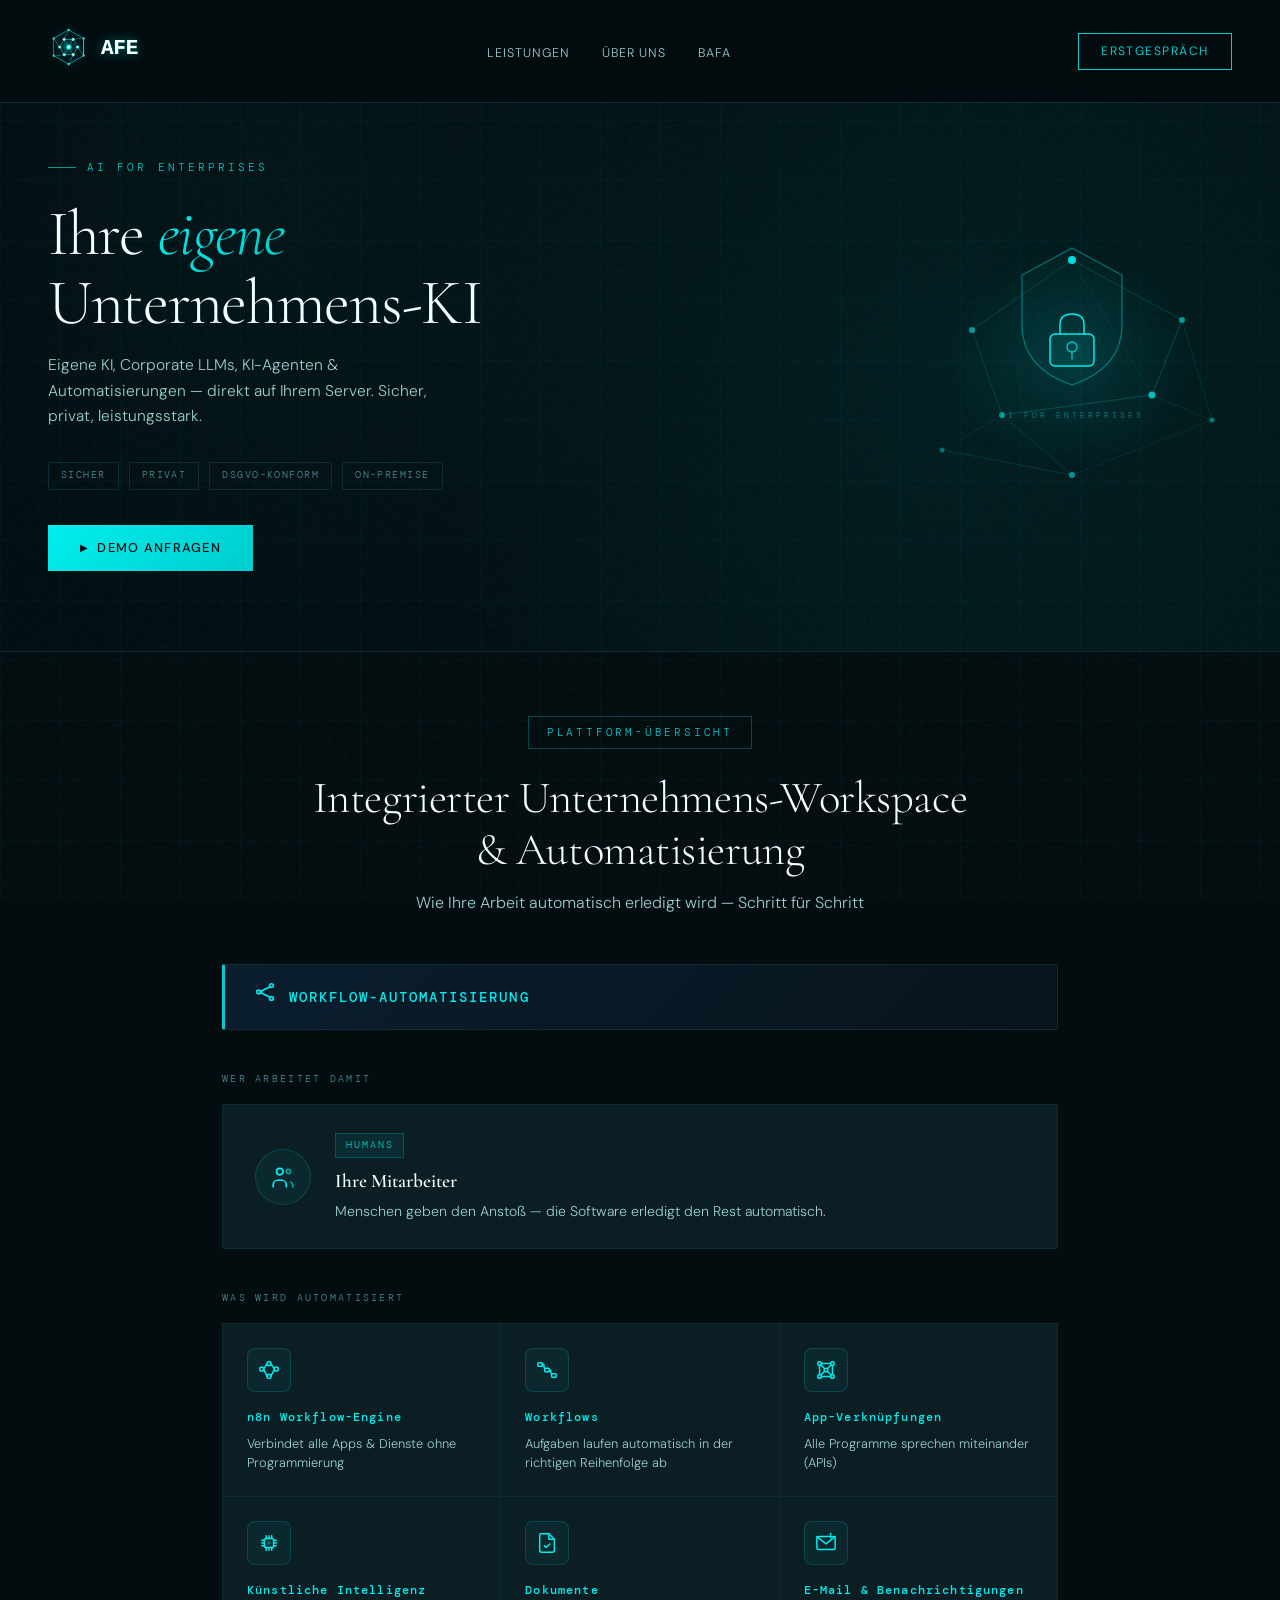
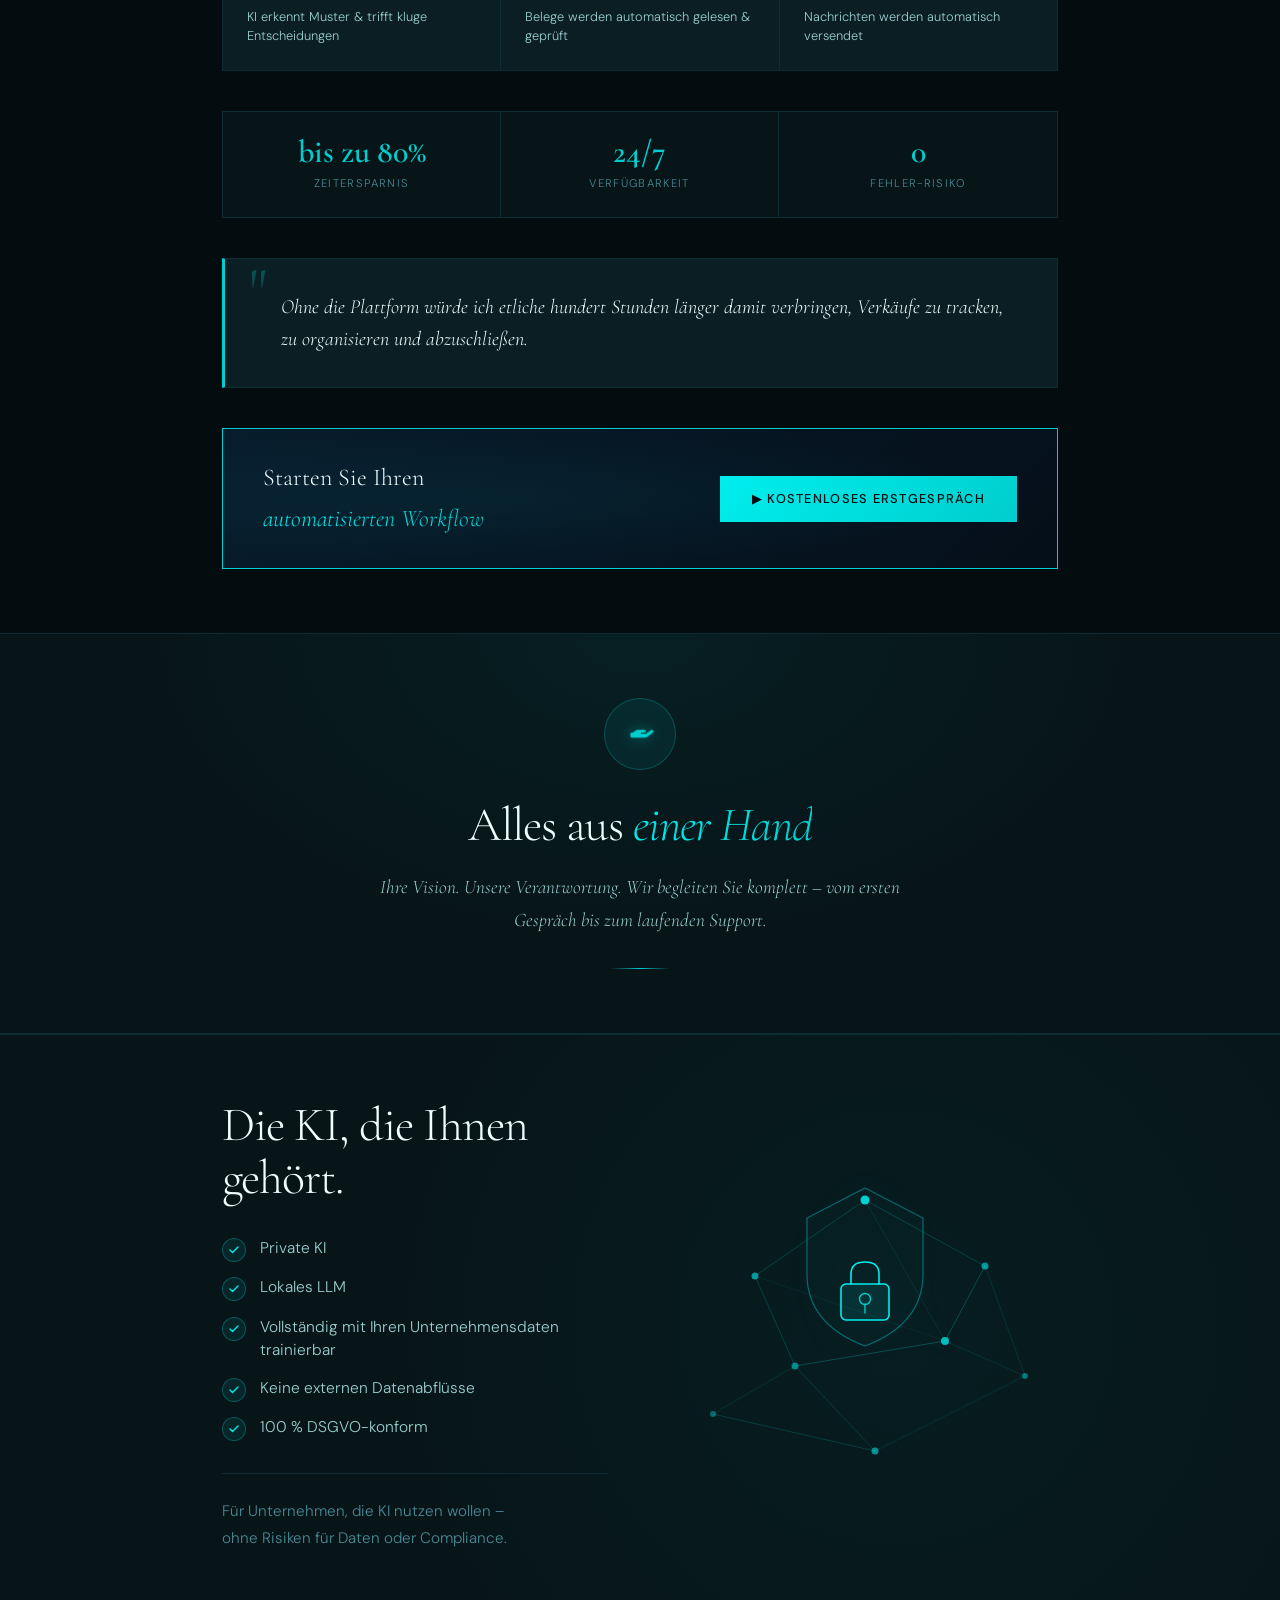
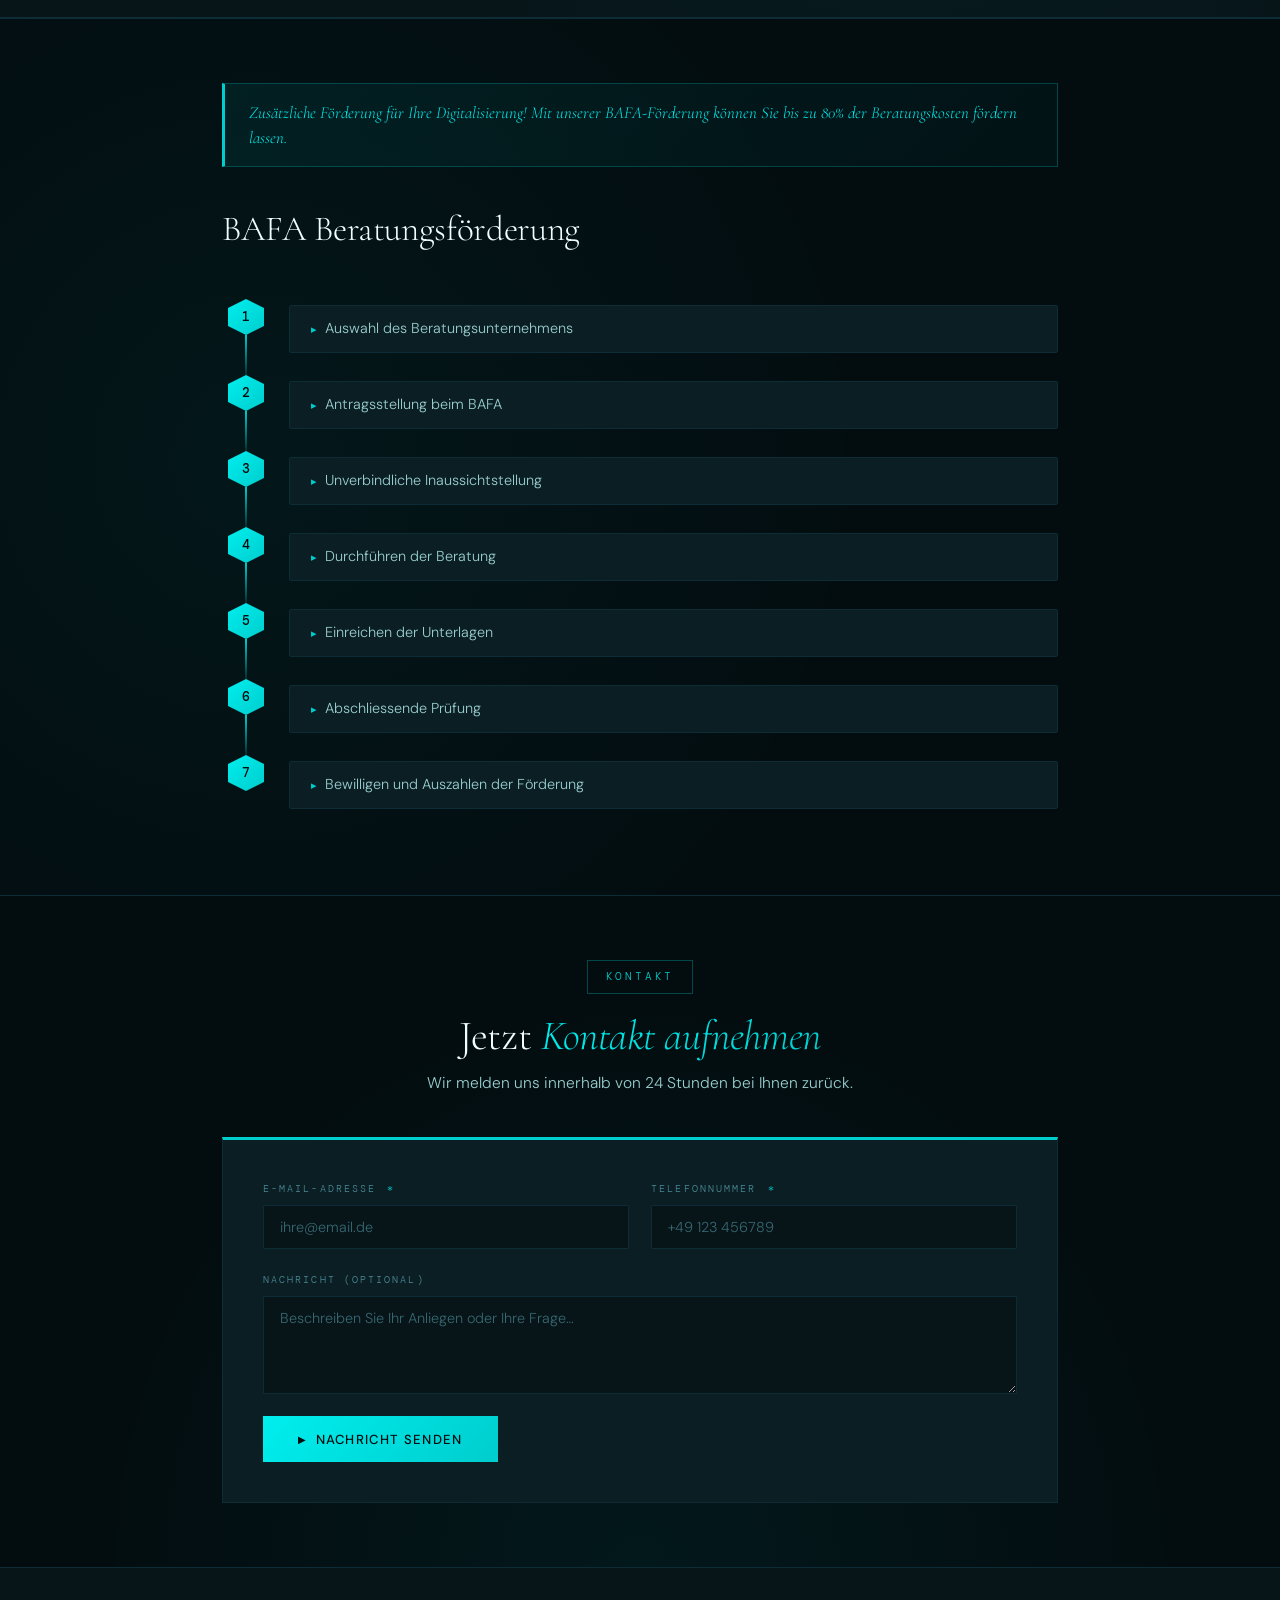
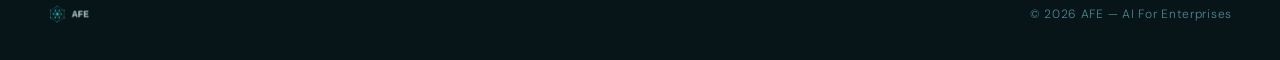
<file: html.html>
<!DOCTYPE html>
<html lang="de">
<head>
  <meta charset="UTF-8">
  <meta name="viewport" content="width=device-width, initial-scale=1.0">
  <title>AFE – Workflow-Automatisierung</title>

  <!-- Google Fonts -->
  <link href="https://fonts.googleapis.com/css2?family=Cormorant+Garamond:wght@300;400;600;700&family=DM+Sans:wght@300;400;500&family=DM+Mono:wght@400;500&display=swap" rel="stylesheet">

  <!-- Externes Stylesheet -->
  <link rel="stylesheet" href="style.css">
</head>
<body>

<!-- Hintergrund-Gitter -->
<div class="grid-bg"></div>

<!-- ─── NAVIGATION ─── -->
<nav>
  <a class="nav-logo" href="#">
    <img src="[data-uri]" alt="AFE">
  </a>

  <ul class="nav-links">
    <li><a href="#">Leistungen</a></li>
    <li><a href="#">Über uns</a></li>
    <li><a href="#">BAFA</a></li>
  </ul>

  <!-- Button "Erstgespräch" → scrollt zum Kontaktformular -->
  <button class="nav-cta btn-erstgespraech cta-scroll">Erstgespräch</button>
</nav>

<!-- ─── HERO ─── -->
<section class="hero">
  <div class="hero-left">
    <div class="hero-eyebrow">AI For Enterprises</div>
    <h1 class="hero-h1">Ihre <em>eigene</em><br>Unternehmens-KI</h1>
    <p class="hero-sub">Eigene KI, Corporate LLMs, KI-Agenten &amp; Automatisierungen — direkt auf Ihrem Server. Sicher, privat, leistungsstark.</p>
    <div class="hero-tags">
      <span class="hero-tag">Sicher</span>
      <span class="hero-tag">Privat</span>
      <span class="hero-tag">DSGVO-konform</span>
      <span class="hero-tag">On-Premise</span>
    </div>
    <!-- Button "Demo anfragen" → scrollt zum Kontaktformular -->
    <button class="hero-btn btn-demo cta-scroll">Demo anfragen</button>
  </div>

  <div class="hero-right">
    <svg class="hero-visual-svg" viewBox="0 0 320 280" fill="none" xmlns="http://www.w3.org/2000/svg">
      <defs>
        <radialGradient id="heroGlow" cx="50%" cy="50%" r="50%">
          <stop offset="0%" stop-color="#00CDCD" stop-opacity="0.12"/>
          <stop offset="100%" stop-color="#00CDCD" stop-opacity="0"/>
        </radialGradient>
      </defs>
      <ellipse cx="160" cy="140" rx="130" ry="110" fill="url(#heroGlow)"/>
      <line x1="160" y1="40"  x2="270" y2="100" stroke="#00CDCD" stroke-width="0.8" opacity="0.25"/>
      <line x1="160" y1="40"  x2="60"  y2="110" stroke="#00CDCD" stroke-width="0.8" opacity="0.25"/>
      <line x1="160" y1="40"  x2="240" y2="175" stroke="#00CDCD" stroke-width="0.6" opacity="0.15"/>
      <line x1="270" y1="100" x2="240" y2="175" stroke="#00CDCD" stroke-width="0.9" opacity="0.28"/>
      <line x1="270" y1="100" x2="300" y2="200" stroke="#00CDCD" stroke-width="0.7" opacity="0.18"/>
      <line x1="60"  y1="110" x2="90"  y2="195" stroke="#00CDCD" stroke-width="0.8" opacity="0.22"/>
      <line x1="240" y1="175" x2="90"  y2="195" stroke="#00CDCD" stroke-width="0.9" opacity="0.28"/>
      <line x1="240" y1="175" x2="300" y2="200" stroke="#00CDCD" stroke-width="0.6" opacity="0.18"/>
      <line x1="90"  y1="195" x2="160" y2="255" stroke="#00CDCD" stroke-width="0.7" opacity="0.2"/>
      <line x1="300" y1="200" x2="160" y2="255" stroke="#00CDCD" stroke-width="0.6" opacity="0.18"/>
      <line x1="30"  y1="230" x2="90"  y2="195" stroke="#00CDCD" stroke-width="0.6" opacity="0.18"/>
      <line x1="30"  y1="230" x2="160" y2="255" stroke="#00CDCD" stroke-width="0.8" opacity="0.2"/>
      <path d="M160 28 L210 55 L210 105 Q210 148 160 165 Q110 148 110 105 L110 55 Z"
            fill="rgba(0,205,205,0.05)" stroke="#00CDCD" stroke-width="1.2" opacity="0.5"/>
      <rect x="138" y="114" width="44" height="32" rx="5"
            fill="rgba(0,205,205,0.08)" stroke="#00EEEE" stroke-width="1.5"/>
      <path d="M148 114 L148 105 Q148 94 160 94 Q172 94 172 105 L172 114"
            fill="none" stroke="#00EEEE" stroke-width="1.5" stroke-linecap="round"/>
      <circle cx="160" cy="127" r="5" fill="none" stroke="#00CDCD" stroke-width="1.3"/>
      <line x1="160" y1="132" x2="160" y2="139" stroke="#00CDCD" stroke-width="1.3" stroke-linecap="round"/>
      <circle cx="160" cy="40"  r="4"   fill="#00EEEE" opacity="0.9"/>
      <circle cx="270" cy="100" r="3"   fill="#00CDCD" opacity="0.7"/>
      <circle cx="60"  cy="110" r="3"   fill="#00CDCD" opacity="0.7"/>
      <circle cx="240" cy="175" r="3.5" fill="#00EEEE" opacity="0.75"/>
      <circle cx="90"  cy="195" r="3"   fill="#00CDCD" opacity="0.6"/>
      <circle cx="300" cy="200" r="2.5" fill="#00CDCD" opacity="0.5"/>
      <circle cx="30"  cy="230" r="2.5" fill="#00CDCD" opacity="0.45"/>
      <circle cx="160" cy="255" r="3"   fill="#00EEEE" opacity="0.55"/>
      <text x="160" y="198" text-anchor="middle"
            font-family="'DM Mono', monospace" font-size="8" letter-spacing="3"
            fill="#00CDCD" opacity="0.6">AI FOR ENTERPRISES</text>
    </svg>
  </div>
</section>


<!-- ─── HAUPT-INHALTSBEREICH ─── -->
<main>

  <!-- Seitenüberschrift -->
  <div class="page-header">
    <div class="tag">Plattform-Übersicht</div>
    <h1>Integrierter Unternehmens-Workspace<br>&amp; Automatisierung</h1>
    <p>Wie Ihre Arbeit automatisch erledigt wird — Schritt für Schritt</p>
  </div>

  <!-- Abschnitt-Banner -->
  <div class="section-banner">
    <span class="icon"><svg width="22" height="22" viewBox="0 0 24 24" fill="none" stroke="#00EEEE" stroke-width="1.8" stroke-linecap="round" stroke-linejoin="round">
      <circle cx="5" cy="12" r="2"/><circle cx="19" cy="5" r="2"/><circle cx="19" cy="19" r="2"/>
      <line x1="7" y1="11.5" x2="17" y2="6.5"/><line x1="7" y1="12.5" x2="17" y2="17.5"/>
    </svg></span>
    <span>Workflow-Automatisierung</span>
  </div>

  <!-- Wer arbeitet damit -->
  <div class="worker-section">
    <div class="worker-label">Wer arbeitet damit</div>
    <div class="worker-card">
      <div class="worker-icon"><svg width="26" height="26" viewBox="0 0 24 24" fill="none" stroke="#00EEEE" stroke-width="1.6" stroke-linecap="round" stroke-linejoin="round">
        <circle cx="9" cy="7" r="3"/>
        <path d="M3 21v-2a4 4 0 0 1 4-4h4a4 4 0 0 1 4 4v2"/>
        <circle cx="17" cy="7" r="2" opacity="0.6"/>
        <path d="M21 21v-1.5a3 3 0 0 0-2-2.83" opacity="0.6"/>
      </svg></div>
      <div>
        <div class="worker-badge">Humans</div>
        <div class="worker-title">Ihre Mitarbeiter</div>
        <div class="worker-text">Menschen geben den Anstoß — die Software erledigt den Rest automatisch.</div>
      </div>
    </div>
  </div>

  <!-- Was wird automatisiert -->
  <div class="auto-section">
    <div class="auto-label">Was wird automatisiert</div>
    <div class="auto-grid">

      <div class="auto-tile">
        <div class="tile-icon"><svg width="22" height="22" viewBox="0 0 24 24" fill="none" stroke="#00EEEE" stroke-width="1.6" stroke-linecap="round" stroke-linejoin="round">
          <rect x="2" y="9" width="4" height="4" rx="1"/><rect x="10" y="3" width="4" height="4" rx="1"/>
          <rect x="10" y="17" width="4" height="4" rx="1"/><rect x="18" y="9" width="4" height="4" rx="1"/>
          <line x1="6" y1="11" x2="10" y2="5"/><line x1="6" y1="11" x2="10" y2="19"/>
          <line x1="14" y1="5" x2="18" y2="11"/><line x1="14" y1="19" x2="18" y2="11"/>
        </svg></div>
        <div class="tile-name">n8n Workflow-Engine</div>
        <div class="tile-desc">Verbindet alle Apps &amp; Dienste ohne Programmierung</div>
      </div>

      <div class="auto-tile">
        <div class="tile-icon"><svg width="22" height="22" viewBox="0 0 24 24" fill="none" stroke="#00EEEE" stroke-width="1.6" stroke-linecap="round" stroke-linejoin="round">
          <rect x="2" y="4" width="5" height="4" rx="1"/><rect x="9.5" y="10" width="5" height="4" rx="1"/>
          <rect x="17" y="16" width="5" height="4" rx="1"/>
          <polyline points="7,6 8.5,6 9,10"/><polyline points="14.5,12 16,12 16.5,16"/>
        </svg></div>
        <div class="tile-name">Workflows</div>
        <div class="tile-desc">Aufgaben laufen automatisch in der richtigen Reihenfolge ab</div>
      </div>

      <div class="auto-tile">
        <div class="tile-icon"><svg width="22" height="22" viewBox="0 0 24 24" fill="none" stroke="#00EEEE" stroke-width="1.6" stroke-linecap="round" stroke-linejoin="round">
          <circle cx="5" cy="5" r="2"/><circle cx="19" cy="5" r="2"/>
          <circle cx="5" cy="19" r="2"/><circle cx="19" cy="19" r="2"/>
          <circle cx="12" cy="12" r="2"/>
          <line x1="7" y1="5" x2="17" y2="5"/><line x1="5" y1="7" x2="5" y2="17"/>
          <line x1="19" y1="7" x2="19" y2="17"/><line x1="7" y1="19" x2="17" y2="19"/>
          <line x1="10" y1="10" x2="7" y2="7"/><line x1="14" y1="10" x2="17" y2="7"/>
          <line x1="10" y1="14" x2="7" y2="17"/><line x1="14" y1="14" x2="17" y2="17"/>
        </svg></div>
        <div class="tile-name">App-Verknüpfungen</div>
        <div class="tile-desc">Alle Programme sprechen miteinander (APIs)</div>
      </div>

      <div class="auto-tile">
        <div class="tile-icon"><svg width="22" height="22" viewBox="0 0 24 24" fill="none" stroke="#00EEEE" stroke-width="1.6" stroke-linecap="round" stroke-linejoin="round">
          <rect x="7" y="7" width="10" height="10" rx="2"/>
          <line x1="9" y1="7" x2="9" y2="4"/><line x1="12" y1="7" x2="12" y2="4"/><line x1="15" y1="7" x2="15" y2="4"/>
          <line x1="9" y1="17" x2="9" y2="20"/><line x1="12" y1="17" x2="12" y2="20"/><line x1="15" y1="17" x2="15" y2="20"/>
          <line x1="7" y1="9" x2="4" y2="9"/><line x1="7" y1="12" x2="4" y2="12"/><line x1="7" y1="15" x2="4" y2="15"/>
          <line x1="17" y1="9" x2="20" y2="9"/><line x1="17" y1="12" x2="20" y2="12"/><line x1="17" y1="15" x2="20" y2="15"/>
          <rect x="10" y="10" width="4" height="4" rx="0.5" fill="#00EEEE" opacity="0.3" stroke="none"/>
        </svg></div>
        <div class="tile-name">Künstliche Intelligenz</div>
        <div class="tile-desc">KI erkennt Muster &amp; trifft kluge Entscheidungen</div>
      </div>

      <div class="auto-tile">
        <div class="tile-icon"><svg width="22" height="22" viewBox="0 0 24 24" fill="none" stroke="#00EEEE" stroke-width="1.6" stroke-linecap="round" stroke-linejoin="round">
          <path d="M14 2H6a2 2 0 0 0-2 2v16a2 2 0 0 0 2 2h12a2 2 0 0 0 2-2V8z"/>
          <polyline points="14,2 14,8 20,8"/><polyline points="9,15 11,17 15,13"/>
        </svg></div>
        <div class="tile-name">Dokumente</div>
        <div class="tile-desc">Belege werden automatisch gelesen &amp; geprüft</div>
      </div>

      <div class="auto-tile">
        <div class="tile-icon"><svg width="22" height="22" viewBox="0 0 24 24" fill="none" stroke="#00EEEE" stroke-width="1.6" stroke-linecap="round" stroke-linejoin="round">
          <rect x="2" y="5" width="20" height="14" rx="2"/>
          <polyline points="2,5 12,13 22,5"/>
          <line x1="17" y1="2" x2="17" y2="7" opacity="0.7"/>
          <circle cx="17" cy="2" r="1.2" fill="#00EEEE" stroke="none" opacity="0.7"/>
        </svg></div>
        <div class="tile-name">E-Mail &amp; Benachrichtigungen</div>
        <div class="tile-desc">Nachrichten werden automatisch versendet</div>
      </div>

    </div>
  </div>

  <!-- Statistik-Leiste -->
  <div class="stats-bar">
    <div class="stat-item">
      <span class="stat-num">bis zu 80%</span>
      <span class="stat-label">Zeitersparnis</span>
    </div>
    <div class="stat-item">
      <span class="stat-num">24/7</span>
      <span class="stat-label">Verfügbarkeit</span>
    </div>
    <div class="stat-item">
      <span class="stat-num">0</span>
      <span class="stat-label">Fehler-Risiko</span>
    </div>
  </div>

  <!-- Zitat -->
  <div class="quote-block">
    <div class="quote-mark">"</div>
    <p class="quote-text">
      Ohne die Plattform würde ich etliche hundert Stunden länger damit verbringen,
      Verkäufe zu tracken, zu organisieren und abzuschließen.
    </p>
  </div>

  <!-- CTA-Banner mit Button "Kostenloses Erstgespräch" -->
  <div class="cta-banner">
    <div class="cta-banner-text">
      Starten Sie Ihren<br><em>automatisierten Workflow</em>
    </div>
    <!-- Button "Kostenloses Gespräch" → scrollt zum Kontaktformular -->
    <button class="cta-btn btn-kostenloses-gespraech cta-scroll">Kostenloses Erstgespräch</button>
  </div>

</main>


<!-- ─── ALLES AUS EINER HAND ─── -->
<section class="aaeih-section">
  <div class="aaeih-inner">
    <div class="aaeih-icon">
      <img src="[data-uri]" alt="Alles aus einer Hand" style="width:46px;height:auto;filter:drop-shadow(0 0 6px rgba(0,205,205,0.4));">
    </div>
    <h2 class="aaeih-title">Alles aus <em>einer Hand</em></h2>
    <p class="aaeih-text">Ihre Vision. Unsere Verantwortung. Wir begleiten Sie komplett – vom ersten Gespräch bis zum laufenden Support.</p>
    <div class="aaeih-divider"></div>
  </div>
</section>


<!-- ─── PRIVATE KI ─── -->
<section class="private-ki">
  <div class="ki-inner">

    <div class="ki-content">
      <h2 class="ki-title">Die KI, die Ihnen gehört.</h2>

      <ul class="ki-list">
        <li class="ki-item">
          <span class="ki-check">
            <svg width="12" height="12" viewBox="0 0 24 24" fill="none"
                 stroke="#00EEEE" stroke-width="2.8" stroke-linecap="round" stroke-linejoin="round">
              <polyline points="20 6 9 17 4 12"/>
            </svg>
          </span>
          <span>Private KI</span>
        </li>
        <li class="ki-item">
          <span class="ki-check">
            <svg width="12" height="12" viewBox="0 0 24 24" fill="none"
                 stroke="#00EEEE" stroke-width="2.8" stroke-linecap="round" stroke-linejoin="round">
              <polyline points="20 6 9 17 4 12"/>
            </svg>
          </span>
          <span>Lokales LLM</span>
        </li>
        <li class="ki-item">
          <span class="ki-check">
            <svg width="12" height="12" viewBox="0 0 24 24" fill="none"
                 stroke="#00EEEE" stroke-width="2.8" stroke-linecap="round" stroke-linejoin="round">
              <polyline points="20 6 9 17 4 12"/>
            </svg>
          </span>
          <span>Vollständig mit Ihren Unternehmensdaten trainierbar</span>
        </li>
        <li class="ki-item">
          <span class="ki-check">
            <svg width="12" height="12" viewBox="0 0 24 24" fill="none"
                 stroke="#00EEEE" stroke-width="2.8" stroke-linecap="round" stroke-linejoin="round">
              <polyline points="20 6 9 17 4 12"/>
            </svg>
          </span>
          <span>Keine externen Datenabflüsse</span>
        </li>
        <li class="ki-item">
          <span class="ki-check">
            <svg width="12" height="12" viewBox="0 0 24 24" fill="none"
                 stroke="#00EEEE" stroke-width="2.8" stroke-linecap="round" stroke-linejoin="round">
              <polyline points="20 6 9 17 4 12"/>
            </svg>
          </span>
          <span>100 % DSGVO-konform</span>
        </li>
      </ul>

      <p class="ki-desc">
        Für Unternehmen, die KI nutzen wollen –<br>
        ohne Risiken für Daten oder Compliance.
      </p>
    </div>

    <div class="ki-visual">
      <svg class="ki-network" viewBox="0 0 380 340" fill="none" xmlns="http://www.w3.org/2000/svg">
        <line x1="190" y1="44"  x2="310" y2="110" stroke="#00CDCD" stroke-width="1"   opacity="0.22"/>
        <line x1="190" y1="44"  x2="80"  y2="120" stroke="#00CDCD" stroke-width="1"   opacity="0.22"/>
        <line x1="190" y1="44"  x2="270" y2="185" stroke="#00CDCD" stroke-width="0.7" opacity="0.16"/>
        <line x1="310" y1="110" x2="270" y2="185" stroke="#00CDCD" stroke-width="1"   opacity="0.28"/>
        <line x1="310" y1="110" x2="350" y2="220" stroke="#00CDCD" stroke-width="0.8" opacity="0.18"/>
        <line x1="80"  y1="120" x2="120" y2="210" stroke="#00CDCD" stroke-width="1"   opacity="0.22"/>
        <line x1="80"  y1="120" x2="270" y2="185" stroke="#00CDCD" stroke-width="0.6" opacity="0.14"/>
        <line x1="270" y1="185" x2="120" y2="210" stroke="#00CDCD" stroke-width="1"   opacity="0.28"/>
        <line x1="270" y1="185" x2="350" y2="220" stroke="#00CDCD" stroke-width="0.7" opacity="0.18"/>
        <line x1="120" y1="210" x2="200" y2="295" stroke="#00CDCD" stroke-width="0.9" opacity="0.2"/>
        <line x1="350" y1="220" x2="200" y2="295" stroke="#00CDCD" stroke-width="0.7" opacity="0.18"/>
        <line x1="38"  y1="258" x2="120" y2="210" stroke="#00CDCD" stroke-width="0.7" opacity="0.18"/>
        <line x1="38"  y1="258" x2="200" y2="295" stroke="#00CDCD" stroke-width="0.9" opacity="0.22"/>
        <path d="M190 32 L248 62 L248 118 Q248 168 190 190 Q132 168 132 118 L132 62 Z"
              fill="rgba(0,205,205,0.05)" stroke="#00CDCD" stroke-width="1.2" opacity="0.45"/>
        <rect x="166" y="128" width="48" height="36" rx="5"
              fill="rgba(0,205,205,0.09)" stroke="#00EEEE" stroke-width="1.6"/>
        <path d="M176 128 L176 118 Q176 106 190 106 Q204 106 204 118 L204 128"
              fill="none" stroke="#00EEEE" stroke-width="1.6" stroke-linecap="round"/>
        <circle cx="190" cy="143" r="5.5" fill="none" stroke="#00CDCD" stroke-width="1.4"/>
        <line x1="190" y1="148" x2="190" y2="157" stroke="#00CDCD" stroke-width="1.4" stroke-linecap="round"/>
        <circle cx="190" cy="44"  r="4.5" fill="#00EEEE" opacity="0.85"/>
        <circle cx="310" cy="110" r="3.5" fill="#00CDCD" opacity="0.7"/>
        <circle cx="80"  cy="120" r="3.5" fill="#00CDCD" opacity="0.7"/>
        <circle cx="270" cy="185" r="4"   fill="#00EEEE" opacity="0.75"/>
        <circle cx="120" cy="210" r="3.5" fill="#00CDCD" opacity="0.6"/>
        <circle cx="350" cy="220" r="3"   fill="#00CDCD" opacity="0.5"/>
        <circle cx="38"  cy="258" r="3"   fill="#00CDCD" opacity="0.45"/>
        <circle cx="200" cy="295" r="3.5" fill="#00EEEE" opacity="0.55"/>
      </svg>
    </div>

  </div>
</section>


<!-- ─── BAFA FÖRDERUNG ─── -->
<section class="bafa-section">
  <div class="bafa-inner">

    <div class="bafa-header">
      <div class="bafa-promo">Zusätzliche Förderung für Ihre Digitalisierung! Mit unserer BAFA-Förderung können Sie bis zu 80% der Beratungskosten fördern lassen.</div>
      <h2 class="bafa-title">BAFA Beratungsförderung</h2>
    </div>

    <div class="bafa-steps">

      <div class="bafa-step">
        <div class="bafa-step-left"><div class="bafa-num">1</div><div class="bafa-connector"></div></div>
        <div class="bafa-step-right"><div class="bafa-item"><span class="bafa-item-bullet">▸</span>Auswahl des Beratungsunternehmens</div></div>
      </div>
      <div class="bafa-step">
        <div class="bafa-step-left"><div class="bafa-num">2</div><div class="bafa-connector"></div></div>
        <div class="bafa-step-right"><div class="bafa-item"><span class="bafa-item-bullet">▸</span>Antragsstellung beim BAFA</div></div>
      </div>
      <div class="bafa-step">
        <div class="bafa-step-left"><div class="bafa-num">3</div><div class="bafa-connector"></div></div>
        <div class="bafa-step-right"><div class="bafa-item"><span class="bafa-item-bullet">▸</span>Unverbindliche Inaussichtstellung</div></div>
      </div>
      <div class="bafa-step">
        <div class="bafa-step-left"><div class="bafa-num">4</div><div class="bafa-connector"></div></div>
        <div class="bafa-step-right"><div class="bafa-item"><span class="bafa-item-bullet">▸</span>Durchführen der Beratung</div></div>
      </div>
      <div class="bafa-step">
        <div class="bafa-step-left"><div class="bafa-num">5</div><div class="bafa-connector"></div></div>
        <div class="bafa-step-right"><div class="bafa-item"><span class="bafa-item-bullet">▸</span>Einreichen der Unterlagen</div></div>
      </div>
      <div class="bafa-step">
        <div class="bafa-step-left"><div class="bafa-num">6</div><div class="bafa-connector"></div></div>
        <div class="bafa-step-right"><div class="bafa-item"><span class="bafa-item-bullet">▸</span>Abschliessende Prüfung</div></div>
      </div>
      <div class="bafa-step">
        <div class="bafa-step-left"><div class="bafa-num">7</div><div class="bafa-connector"></div></div>
        <div class="bafa-step-right"><div class="bafa-item"><span class="bafa-item-bullet">▸</span>Bewilligen und Auszahlen der Förderung</div></div>
      </div>

    </div>
  </div>
</section>


<!-- ─── KONTAKTFORMULAR ─── -->
<!--
  ID: kontaktformular
  Zweck: Ziel für Scroll-Navigation (CTA-Buttons),
         Kontaktaufnahme über E-Mail und Telefon
-->
<section class="kontakt-section" id="kontaktformular">
  <div class="kontakt-inner">

    <!-- Überschrift -->
    <div class="kontakt-header">
      <div class="tag">Kontakt</div>
      <h2>Jetzt <em>Kontakt aufnehmen</em></h2>
      <p>Wir melden uns innerhalb von 24 Stunden bei Ihnen zurück.</p>
    </div>

    <!-- Erfolgsmeldung (wird nach erfolgreichem Absenden eingeblendet) -->
    <div class="form-success" id="form-success" role="alert">
      Vielen Dank! Ihre Nachricht ist bei uns eingegangen. Wir melden uns in Kürze bei Ihnen.
    </div>

    <!-- Kontaktformular -->
    <!--
      id="kontaktformular-form" → wird in script.js referenziert
      E-Mail (Pflichtfeld), Telefon (Pflichtfeld), Nachricht (optional)
    -->
    <form class="kontakt-form" id="kontaktformular-form" novalidate>

      <!-- Zeile: E-Mail & Telefon nebeneinander -->
      <div class="form-row">

        <!-- E-Mail (Pflichtfeld) -->
        <div class="form-group">
          <label for="email">
            E-Mail-Adresse <span class="required" aria-hidden="true">*</span>
          </label>
          <input
            type="email"
            id="email"
            name="email"
            placeholder="ihre@email.de"
            autocomplete="email"
            required
            aria-required="true"
            aria-describedby="email-error"
          >
          <span class="form-error" id="email-error" role="alert"></span>
        </div>

        <!-- Telefonnummer (Pflichtfeld) -->
        <div class="form-group">
          <label for="telefon">
            Telefonnummer <span class="required" aria-hidden="true">*</span>
          </label>
          <input
            type="tel"
            id="telefon"
            name="telefon"
            placeholder="+49 123 456789"
            autocomplete="tel"
            required
            aria-required="true"
            aria-describedby="telefon-error"
          >
          <span class="form-error" id="telefon-error" role="alert"></span>
        </div>

      </div>

      <!-- Nachricht (optional) -->
      <div class="form-group">
        <label for="nachricht">Nachricht <span style="color:var(--slate-text);font-size:0.6rem;">(optional)</span></label>
        <textarea
          id="nachricht"
          name="nachricht"
          rows="4"
          placeholder="Beschreiben Sie Ihr Anliegen oder Ihre Frage…"
          aria-describedby="nachricht-hint"
        ></textarea>
      </div>

      <!-- Senden-Button -->
      <button type="submit" class="form-submit-btn">
        Nachricht senden
      </button>

    </form>

  </div>
</section>


<!-- ─── FOOTER ─── -->
<footer>
  <div class="footer-logo">
    <img src="[data-uri]" alt="AFE">
  </div>
  <div class="footer-copy">© 2026 AFE — AI For Enterprises</div>
</footer>


<!-- Externes JavaScript -->
<script src="script.js"></script>

</body>
</html>
</file>
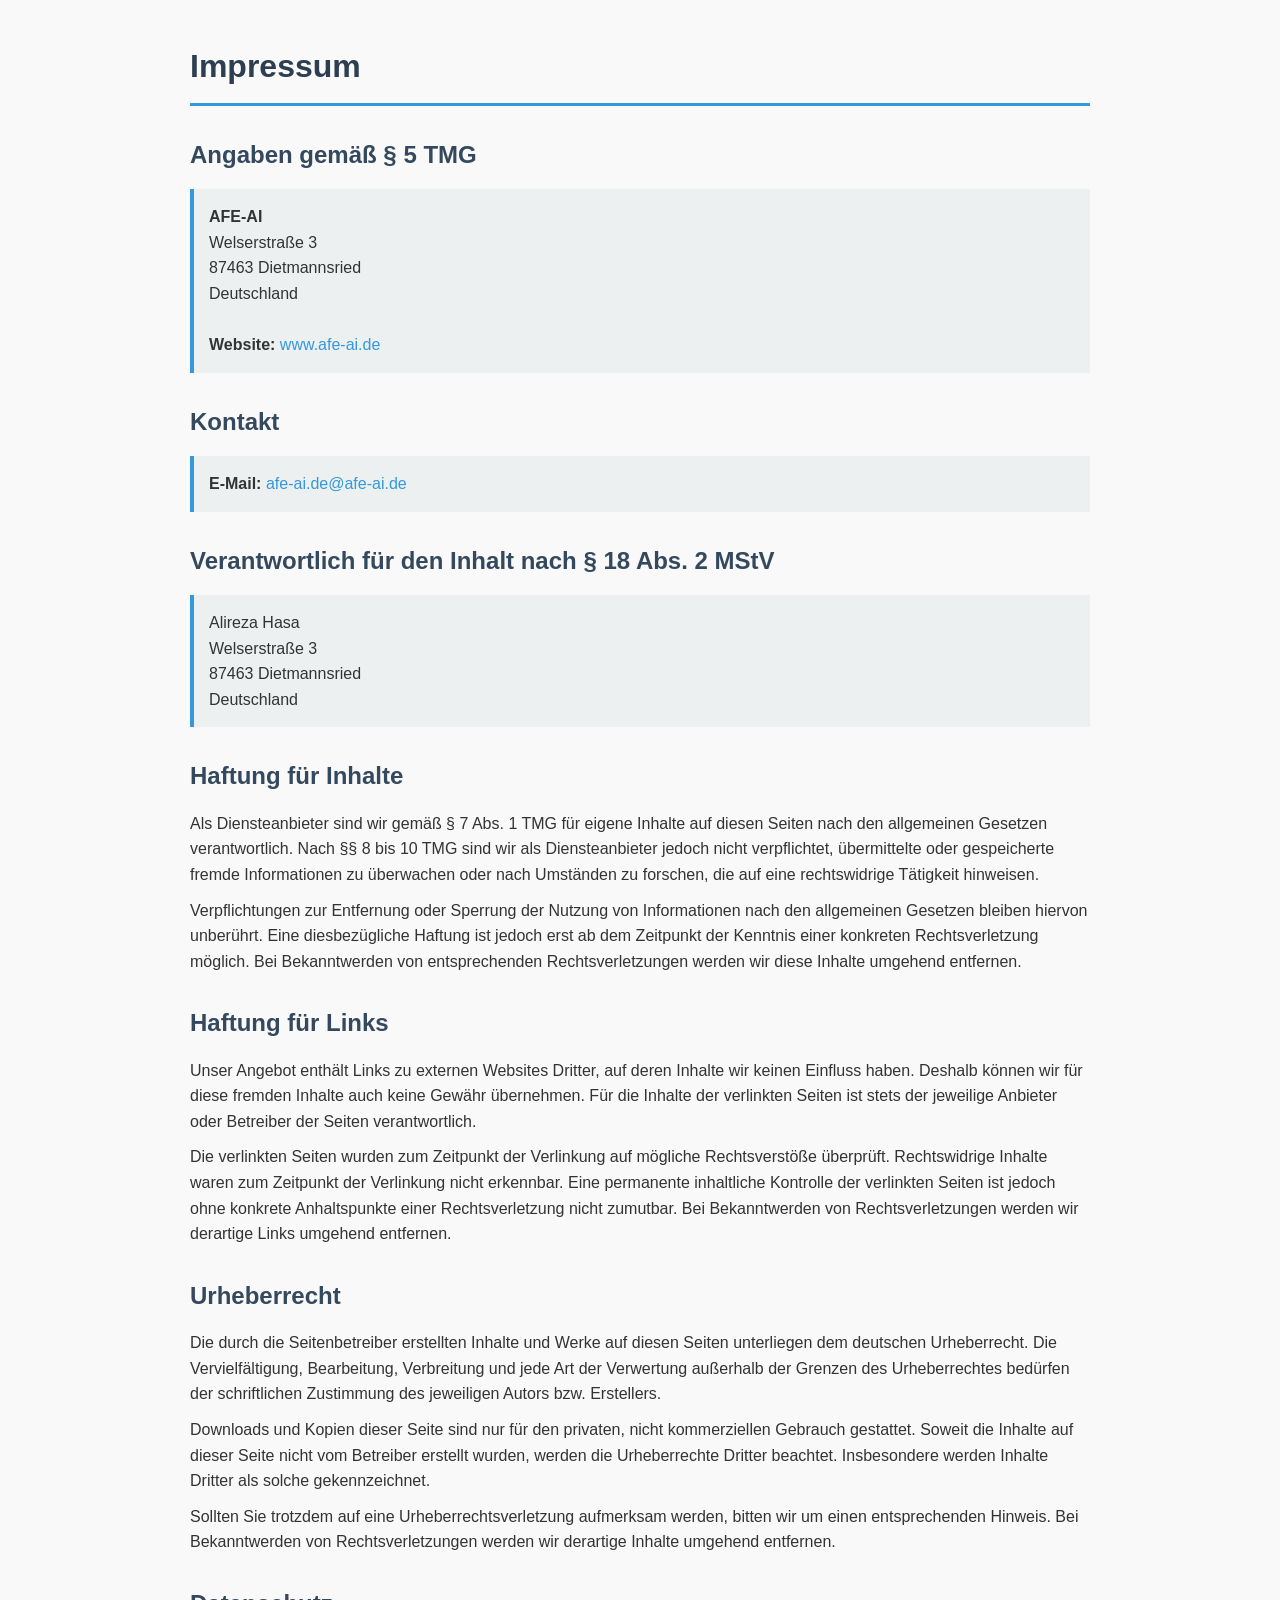
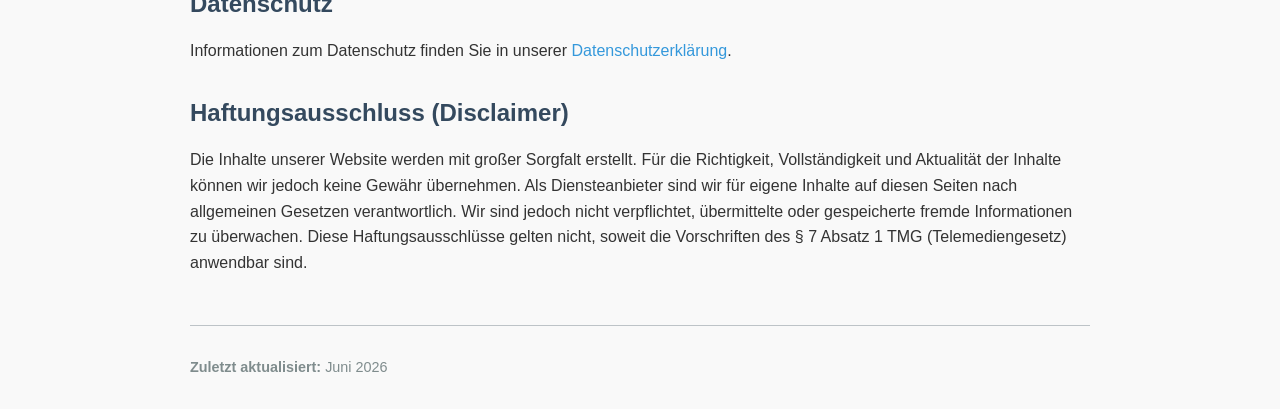
<file: impressum.html>
<!DOCTYPE html>
<html lang="de">
<head>
    <meta charset="UTF-8">
    <meta name="viewport" content="width=device-width, initial-scale=1.0">
    <title>Impressum - AFE-AI</title>
    <style>
        body {
            font-family: Arial, sans-serif;
            line-height: 1.6;
            max-width: 900px;
            margin: 0 auto;
            padding: 20px;
            color: #333;
            background-color: #f9f9f9;
        }
        h1 {
            color: #2c3e50;
            border-bottom: 3px solid #3498db;
            padding-bottom: 10px;
        }
        h2 {
            color: #34495e;
            margin-top: 30px;
            margin-bottom: 15px;
        }
        p {
            margin: 10px 0;
        }
        a {
            color: #3498db;
            text-decoration: none;
        }
        a:hover {
            text-decoration: underline;
        }
        .contact-info {
            background-color: #ecf0f1;
            padding: 15px;
            border-left: 4px solid #3498db;
            margin: 15px 0;
        }
        .footer {
            margin-top: 50px;
            padding-top: 20px;
            border-top: 1px solid #bdc3c7;
            font-size: 0.9em;
            color: #7f8c8d;
        }
    </style>
</head>
<body>
    <h1>Impressum</h1>

    <h2>Angaben gemäß § 5 TMG</h2>
    <div class="contact-info">
        <strong>AFE-AI</strong><br>
        Welserstraße 3<br>
        87463 Dietmannsried<br>
        Deutschland<br>
        <br>
        <strong>Website:</strong> <a href="https://www.afe-ai.de">www.afe-ai.de</a>
    </div>

    <h2>Kontakt</h2>
    <div class="contact-info">
        <strong>E-Mail:</strong> <a href="mailto:afe-ai.de@afe-ai.de">afe-ai.de@afe-ai.de</a>
    </div>

    <h2>Verantwortlich für den Inhalt nach § 18 Abs. 2 MStV</h2>
    <div class="contact-info">
        Alireza Hasa<br>
        Welserstraße 3<br>
        87463 Dietmannsried<br>
        Deutschland
    </div>

    <h2>Haftung für Inhalte</h2>
    <p>
        Als Diensteanbieter sind wir gemäß § 7 Abs. 1 TMG für eigene Inhalte auf diesen Seiten nach den allgemeinen Gesetzen verantwortlich. Nach §§ 8 bis 10 TMG sind wir als Diensteanbieter jedoch nicht verpflichtet, übermittelte oder gespeicherte fremde Informationen zu überwachen oder nach Umständen zu forschen, die auf eine rechtswidrige Tätigkeit hinweisen.
    </p>
    <p>
        Verpflichtungen zur Entfernung oder Sperrung der Nutzung von Informationen nach den allgemeinen Gesetzen bleiben hiervon unberührt. Eine diesbezügliche Haftung ist jedoch erst ab dem Zeitpunkt der Kenntnis einer konkreten Rechtsverletzung möglich. Bei Bekanntwerden von entsprechenden Rechtsverletzungen werden wir diese Inhalte umgehend entfernen.
    </p>

    <h2>Haftung für Links</h2>
    <p>
        Unser Angebot enthält Links zu externen Websites Dritter, auf deren Inhalte wir keinen Einfluss haben. Deshalb können wir für diese fremden Inhalte auch keine Gewähr übernehmen. Für die Inhalte der verlinkten Seiten ist stets der jeweilige Anbieter oder Betreiber der Seiten verantwortlich.
    </p>
    <p>
        Die verlinkten Seiten wurden zum Zeitpunkt der Verlinkung auf mögliche Rechtsverstöße überprüft. Rechtswidrige Inhalte waren zum Zeitpunkt der Verlinkung nicht erkennbar. Eine permanente inhaltliche Kontrolle der verlinkten Seiten ist jedoch ohne konkrete Anhaltspunkte einer Rechtsverletzung nicht zumutbar. Bei Bekanntwerden von Rechtsverletzungen werden wir derartige Links umgehend entfernen.
    </p>

    <h2>Urheberrecht</h2>
    <p>
        Die durch die Seitenbetreiber erstellten Inhalte und Werke auf diesen Seiten unterliegen dem deutschen Urheberrecht. Die Vervielfältigung, Bearbeitung, Verbreitung und jede Art der Verwertung außerhalb der Grenzen des Urheberrechtes bedürfen der schriftlichen Zustimmung des jeweiligen Autors bzw. Erstellers.
    </p>
    <p>
        Downloads und Kopien dieser Seite sind nur für den privaten, nicht kommerziellen Gebrauch gestattet. Soweit die Inhalte auf dieser Seite nicht vom Betreiber erstellt wurden, werden die Urheberrechte Dritter beachtet. Insbesondere werden Inhalte Dritter als solche gekennzeichnet.
    </p>
    <p>
        Sollten Sie trotzdem auf eine Urheberrechtsverletzung aufmerksam werden, bitten wir um einen entsprechenden Hinweis. Bei Bekanntwerden von Rechtsverletzungen werden wir derartige Inhalte umgehend entfernen.
    </p>

    <h2>Datenschutz</h2>
    <p>
        Informationen zum Datenschutz finden Sie in unserer <a href="datenschutz.html">Datenschutzerklärung</a>.
    </p>

    <h2>Haftungsausschluss (Disclaimer)</h2>
    <p>
        Die Inhalte unserer Website werden mit großer Sorgfalt erstellt. Für die Richtigkeit, Vollständigkeit und Aktualität der Inhalte können wir jedoch keine Gewähr übernehmen. Als Diensteanbieter sind wir für eigene Inhalte auf diesen Seiten nach allgemeinen Gesetzen verantwortlich. Wir sind jedoch nicht verpflichtet, übermittelte oder gespeicherte fremde Informationen zu überwachen. Diese Haftungsausschlüsse gelten nicht, soweit die Vorschriften des § 7 Absatz 1 TMG (Telemediengesetz) anwendbar sind.
    </p>

    <div class="footer">
        <p><strong>Zuletzt aktualisiert:</strong> Juni 2026</p>
    </div>
</body>
</html>
</file>
<file: style.css>
/* ============================================================
   AFE – AI For Enterprises | Stylesheet
   Alle Farben, Layout und Komponenten der Website
   ============================================================ */

:root {
  --cyan:        #00CDCD;
  --cyan-light:  #00EEEE;
  --cyan-pale:   #C0FAFA;
  --slate:       #030D10;
  --slate-mid:   #071418;
  --slate-card:  #0B1E24;
  --slate-border:#0E2C36;
  --slate-text:  #4A8A96;
  --white:       #F0FFFF;
  --white-dim:   #9ACFCF;
  --navy:        #0A1628;
}

*, *::before, *::after { box-sizing: border-box; margin: 0; padding: 0; }
html { scroll-behavior: smooth; }

body {
  background: var(--slate);
  color: var(--white);
  font-family: 'DM Sans', sans-serif;
  font-weight: 300;
  line-height: 1.7;
  overflow-x: hidden;
}

body::before {
  content: '';
  position: fixed; inset: 0;
  background-image: url("data:image/svg+xml,%3Csvg viewBox='0 0 200 200' xmlns='http://www.w3.org/2000/svg'%3E%3Cfilter id='n'%3E%3CfeTurbulence type='fractalNoise' baseFrequency='0.85' numOctaves='4' stitchTiles='stitch'/%3E%3C/filter%3E%3Crect width='100%25' height='100%25' filter='url(%23n)' opacity='1'/%3E%3C/svg%3E");
  opacity: 0.025;
  pointer-events: none;
  z-index: 0;
}

.grid-bg {
  position: fixed; inset: 0;
  background-image:
    linear-gradient(rgba(0,205,205,0.04) 1px, transparent 1px),
    linear-gradient(90deg, rgba(0,205,205,0.04) 1px, transparent 1px);
  background-size: 60px 60px;
  pointer-events: none;
  z-index: 0;
}

/* NAV */
nav {
  position: fixed; top: 0; left: 0; right: 0;
  z-index: 100;
  display: flex; align-items: center; justify-content: space-between;
  padding: 1rem 3rem;
  background: rgba(3,13,16,0.92);
  backdrop-filter: blur(20px);
  border-bottom: 1px solid var(--slate-border);
}
.nav-logo img {
  height: 62px; width: auto;
  filter: drop-shadow(0 0 6px rgba(0,238,238,0.35));
  transition: filter 0.3s;
}
.nav-logo img:hover { filter: drop-shadow(0 0 12px rgba(0,238,238,0.6)); }
.nav-links { display: flex; gap: 2rem; list-style: none; }
.nav-links a {
  color: var(--white-dim); text-decoration: none;
  font-size: 0.78rem; letter-spacing: 0.08em; text-transform: uppercase;
  transition: color 0.3s;
}
.nav-links a:hover { color: var(--cyan); }
.nav-cta {
  background: transparent; border: 1px solid var(--cyan);
  color: var(--cyan); font-family: 'DM Sans', sans-serif;
  font-size: 0.76rem; letter-spacing: 0.12em; text-transform: uppercase;
  padding: 0.6rem 1.4rem; cursor: pointer; transition: all 0.3s;
}
.nav-cta:hover { background: var(--cyan); color: var(--slate); }

/* HERO SECTION */
.hero {
  position: relative; z-index: 1;
  margin-top: 78px; /* nav height */
  padding: 5rem 3rem;
  display: flex; align-items: center; justify-content: space-between;
  gap: 3rem;
  overflow: hidden;
  background: linear-gradient(135deg, rgba(0,40,50,0.0) 0%, rgba(0,205,205,0.04) 100%);
  border-bottom: 1px solid var(--slate-border);
  min-height: 320px;
}

/* animated mesh lines in hero bg */
.hero::before {
  content: '';
  position: absolute; inset: 0;
  background-image:
    radial-gradient(circle at 75% 50%, rgba(0,205,205,0.07) 0%, transparent 55%),
    radial-gradient(circle at 20% 20%, rgba(0,205,205,0.04) 0%, transparent 40%);
  pointer-events: none;
}

.hero-left {
  position: relative; z-index: 1;
  max-width: 520px;
  animation: fadeUp 0.7s ease both;
}

.hero-eyebrow {
  font-family: 'DM Mono', monospace;
  font-size: 0.68rem; letter-spacing: 0.28em; text-transform: uppercase;
  color: var(--cyan); margin-bottom: 1.4rem;
  display: flex; align-items: center; gap: 0.7rem;
}
.hero-eyebrow::before {
  content: '';
  display: inline-block; width: 28px; height: 1px;
  background: var(--cyan); opacity: 0.7;
}

.hero-h1 {
  font-family: 'Cormorant Garamond', serif;
  font-size: clamp(2.4rem, 5vw, 4rem);
  font-weight: 300; line-height: 1.08; letter-spacing: -0.02em;
  color: var(--white); margin-bottom: 1rem;
}
.hero-h1 em {
  font-style: italic;
  background: linear-gradient(135deg, var(--cyan-light), var(--cyan));
  -webkit-background-clip: text; -webkit-text-fill-color: transparent;
  background-clip: text;
}

.hero-sub {
  font-size: 0.97rem; color: var(--white-dim);
  line-height: 1.65; margin-bottom: 2rem;
  max-width: 400px;
}

.hero-tags {
  display: flex; gap: 0.6rem; flex-wrap: wrap;
  margin-bottom: 2.2rem;
}
.hero-tag {
  font-family: 'DM Mono', monospace;
  font-size: 0.62rem; letter-spacing: 0.15em; text-transform: uppercase;
  color: var(--slate-text);
  border: 1px solid var(--slate-border);
  padding: 0.28rem 0.75rem; border-radius: 1px;
}

.hero-btn {
  display: inline-flex; align-items: center; gap: 0.5rem;
  background: linear-gradient(135deg, var(--cyan-light), var(--cyan));
  color: var(--slate); border: none;
  font-family: 'DM Sans', sans-serif; font-size: 0.8rem;
  font-weight: 500; letter-spacing: 0.1em; text-transform: uppercase;
  padding: 0.9rem 2rem; cursor: pointer;
  transition: all 0.3s;
}
.hero-btn:hover { transform: translateY(-2px); box-shadow: 0 8px 30px rgba(0,205,205,0.3); }
.hero-btn::before { content: '▶ '; font-size: 0.65rem; }

/* Hero right: SVG visual */
.hero-right {
  position: relative; z-index: 1;
  flex-shrink: 0;
  animation: fadeUp 0.7s 0.15s ease both;
}

.hero-visual-svg {
  width: 320px; max-width: 100%;
  filter: drop-shadow(0 0 24px rgba(0,205,205,0.15));
  animation: kiFloat 8s ease-in-out infinite;
}

/* MAIN CONTAINER */
main {
  position: relative; z-index: 1;
  max-width: 900px;
  margin: 0 auto;
  padding: 4rem 2rem 4rem;
}

/* HEADER BLOCK */
.page-header {
  text-align: center;
  margin-bottom: 3rem;
  animation: fadeUp 0.7s ease both;
}
.page-header .tag {
  font-family: 'DM Mono', monospace;
  font-size: 0.7rem; letter-spacing: 0.25em; text-transform: uppercase;
  color: var(--cyan); border: 1px solid rgba(0,205,205,0.3);
  display: inline-block; padding: 0.4rem 1.1rem; margin-bottom: 1.5rem;
}
.page-header h1 {
  font-family: 'Cormorant Garamond', serif;
  font-size: clamp(1.8rem, 4vw, 2.8rem);
  font-weight: 300; line-height: 1.15; letter-spacing: -0.01em;
  margin-bottom: 0.8rem;
}
.page-header p {
  color: var(--white-dim); font-size: 1rem;
  max-width: 540px; margin: 0 auto;
}

/* SECTION BANNER */
.section-banner {
  background: linear-gradient(135deg, #0A1E2E 0%, #07141C 100%);
  border: 1px solid var(--slate-border);
  border-left: 3px solid var(--cyan);
  border-radius: 2px;
  padding: 1rem 1.8rem;
  display: flex; align-items: center; gap: 0.8rem;
  margin-bottom: 2.5rem;
  animation: fadeUp 0.6s ease both;
}
.section-banner .icon { font-size: 1.1rem; }
.section-banner span {
  font-family: 'DM Mono', monospace;
  font-size: 0.85rem; letter-spacing: 0.15em; text-transform: uppercase;
  color: var(--cyan-light); font-weight: 500;
}

/* WORKER CARD */
.worker-section { margin-bottom: 2.5rem; animation: fadeUp 0.7s 0.1s ease both; }
.worker-label {
  font-family: 'DM Mono', monospace; font-size: 0.65rem;
  letter-spacing: 0.22em; text-transform: uppercase;
  color: var(--slate-text); margin-bottom: 1rem;
}
.worker-card {
  background: var(--slate-card);
  border: 1px solid var(--slate-border);
  border-radius: 2px;
  padding: 1.5rem 2rem;
  display: flex; align-items: center; gap: 1.5rem;
  transition: border-color 0.3s;
}
.worker-card:hover { border-color: rgba(0,205,205,0.3); }
.worker-icon {
  width: 56px; height: 56px; flex-shrink: 0;
  background: rgba(0,205,205,0.06);
  border: 1px solid rgba(0,205,205,0.2);
  border-radius: 50%;
  display: flex; align-items: center; justify-content: center;
}
.worker-badge {
  font-family: 'DM Mono', monospace; font-size: 0.62rem;
  letter-spacing: 0.2em; text-transform: uppercase;
  color: var(--cyan); background: rgba(0,205,205,0.08);
  border: 1px solid rgba(0,205,205,0.25);
  padding: 0.2rem 0.6rem; display: inline-block; margin-bottom: 0.4rem;
}
.worker-title {
  font-family: 'Cormorant Garamond', serif;
  font-size: 1.2rem; font-weight: 600; margin-bottom: 0.2rem;
}
.worker-text { color: var(--white-dim); font-size: 0.88rem; }

/* AUTOMATION GRID */
.auto-section { margin-bottom: 2.5rem; animation: fadeUp 0.7s 0.2s ease both; }
.auto-label {
  font-family: 'DM Mono', monospace; font-size: 0.65rem;
  letter-spacing: 0.22em; text-transform: uppercase;
  color: var(--slate-text); margin-bottom: 1rem;
}
.auto-grid {
  display: grid;
  grid-template-columns: repeat(3, 1fr);
  gap: 1px;
  background: var(--slate-border);
  border: 1px solid var(--slate-border);
}
.auto-tile {
  background: var(--slate-card);
  padding: 1.5rem;
  position: relative; overflow: hidden;
  transition: background 0.3s;
  cursor: default;
}
.auto-tile::before {
  content: '';
  position: absolute; top: 0; left: 0; right: 0;
  height: 2px;
  background: linear-gradient(90deg, var(--cyan), transparent);
  opacity: 0;
  transition: opacity 0.3s;
}
.auto-tile:hover { background: #0d2530; }
.auto-tile:hover::before { opacity: 1; }
.tile-icon {
  width: 44px; height: 44px;
  background: rgba(0,205,205,0.06);
  border: 1px solid rgba(0,205,205,0.2);
  border-radius: 8px;
  display: flex; align-items: center; justify-content: center;
  margin-bottom: 1rem;
}
.tile-name {
  font-family: 'DM Mono', monospace;
  font-size: 0.72rem; letter-spacing: 0.1em;
  color: var(--cyan-light); margin-bottom: 0.4rem; font-weight: 500;
}
.tile-desc { color: var(--white-dim); font-size: 0.8rem; line-height: 1.5; }

/* STATS BAR */
.stats-bar {
  display: grid; grid-template-columns: repeat(3, 1fr);
  border: 1px solid var(--slate-border);
  background: var(--slate-mid);
  margin-bottom: 2.5rem;
  animation: fadeUp 0.7s 0.3s ease both;
}
.stat-item {
  padding: 1.5rem; text-align: center;
  border-right: 1px solid var(--slate-border);
}
.stat-item:last-child { border-right: none; }
.stat-num {
  font-family: 'Cormorant Garamond', serif;
  font-size: 2rem; font-weight: 600; color: var(--cyan);
  display: block; line-height: 1;
}
.stat-label {
  font-size: 0.7rem; letter-spacing: 0.12em; text-transform: uppercase;
  color: var(--slate-text); margin-top: 0.4rem; display: block;
}

/* QUOTE */
.quote-block {
  background: var(--slate-card);
  border: 1px solid var(--slate-border);
  border-left: 3px solid var(--cyan);
  padding: 2rem 2.5rem;
  margin-bottom: 2.5rem;
  position: relative;
  animation: fadeUp 0.7s 0.4s ease both;
}
.quote-mark {
  font-family: 'Cormorant Garamond', serif;
  font-size: 4rem; color: var(--cyan); opacity: 0.3;
  line-height: 0; position: absolute; top: 2rem; left: 1.5rem;
}
.quote-text {
  font-family: 'Cormorant Garamond', serif;
  font-size: 1.25rem; font-weight: 300; line-height: 1.6;
  color: var(--white); padding-left: 1rem; font-style: italic;
}

/* CTA BANNER */
.cta-banner {
  background: linear-gradient(135deg, #071C2C 0%, #050F1A 100%);
  border: 1px solid var(--cyan);
  padding: 1.8rem 2.5rem;
  display: flex; align-items: center; justify-content: space-between;
  gap: 1.5rem; flex-wrap: wrap;
  animation: fadeUp 0.7s 0.5s ease both;
  position: relative; overflow: hidden;
}
.cta-banner::before {
  content: '';
  position: absolute; inset: 0;
  background: radial-gradient(ellipse at 30% 50%, rgba(0,205,205,0.06) 0%, transparent 70%);
}
.cta-banner-text {
  font-family: 'Cormorant Garamond', serif;
  font-size: 1.5rem; font-weight: 300;
  color: var(--white); position: relative; z-index: 1;
}
.cta-banner-text em {
  font-style: italic;
  background: linear-gradient(135deg, var(--cyan-light), var(--cyan));
  -webkit-background-clip: text; -webkit-text-fill-color: transparent;
  background-clip: text;
}
.cta-btn {
  background: linear-gradient(135deg, var(--cyan-light), var(--cyan));
  color: var(--slate); border: none;
  font-family: 'DM Sans', sans-serif; font-size: 0.8rem;
  font-weight: 500; letter-spacing: 0.1em; text-transform: uppercase;
  padding: 0.9rem 2rem; cursor: pointer;
  transition: all 0.3s; white-space: nowrap; position: relative; z-index: 1;
}
.cta-btn:hover { transform: translateY(-2px); box-shadow: 0 8px 30px rgba(0,205,205,0.3); }
.cta-btn::before {
  content: '▶ ';
}

/* ANIMATIONS */
@keyframes fadeUp {
  from { opacity: 0; transform: translateY(20px); }
  to   { opacity: 1; transform: translateY(0); }
}

/* FOOTER */
footer {
  position: relative; z-index: 1;
  border-top: 1px solid var(--slate-border);
  padding: 2rem 3rem;
  display: flex; align-items: center; justify-content: space-between;
  background: var(--slate-mid);
}
.footer-logo { display: flex; align-items: center; gap: 0.7rem; }
.footer-logo img { height: 28px; opacity: 0.75; }
.footer-copy { font-size: 0.75rem; color: var(--slate-text); letter-spacing: 0.06em; }
  
/* ─── PRIVATE KI SEKTION ─── */
.private-ki {
  background: var(--slate-mid);
  border-top: 1px solid var(--slate-border);
  border-bottom: 1px solid var(--slate-border);
  position: relative;
  overflow: hidden;
}

.ki-inner {
  max-width: 900px;
  margin: 0 auto;
  padding: 4rem 2rem;
  display: grid;
  grid-template-columns: 1fr 1fr;
  gap: 4rem;
  align-items: center;
  position: relative;
  z-index: 1;
}

/* Subtle network background */
.private-ki::before {
  content: '';
  position: absolute;
  inset: 0;
  background-image: radial-gradient(circle at 70% 50%, rgba(0,205,205,0.05) 0%, transparent 60%);
  pointer-events: none;
}

.ki-title {
  font-family: 'Cormorant Garamond', serif;
  font-size: clamp(2rem, 4vw, 3rem);
  font-weight: 300;
  line-height: 1.1;
  letter-spacing: -0.02em;
  color: var(--white);
  margin-bottom: 2rem;
}

.ki-list {
  list-style: none;
  margin-bottom: 2rem;
  display: flex;
  flex-direction: column;
  gap: 0.9rem;
}

.ki-item {
  display: flex;
  align-items: flex-start;
  gap: 0.9rem;
  font-size: 0.97rem;
  color: var(--white-dim);
  font-weight: 300;
  line-height: 1.5;
  transition: color 0.3s;
}
.ki-item:hover { color: var(--white); }

.ki-check {
  width: 24px; height: 24px;
  min-width: 24px;
  background: rgba(0,205,205,0.1);
  border: 1px solid rgba(0,205,205,0.3);
  border-radius: 50%;
  display: flex; align-items: center; justify-content: center;
  margin-top: 1px;
  transition: background 0.3s, border-color 0.3s;
}
.ki-item:hover .ki-check {
  background: rgba(0,205,205,0.2);
  border-color: var(--cyan-light);
}

.ki-desc {
  font-size: 0.95rem;
  color: var(--slate-text);
  line-height: 1.8;
  padding-top: 1.5rem;
  border-top: 1px solid var(--slate-border);
}

/* Network SVG visual */
.ki-visual {
  display: flex;
  align-items: center;
  justify-content: center;
}

.ki-network {
  width: 100%;
  max-width: 380px;
  filter: drop-shadow(0 0 20px rgba(0,205,205,0.12));
  animation: kiFloat 7s ease-in-out infinite;
}

@keyframes kiFloat {
  0%, 100% { transform: translateY(0px); }
  50% { transform: translateY(-12px); }
}

/* ─── ALLES AUS EINER HAND ─── */
.aaeih-section {
  position: relative; z-index: 1;
  background: var(--slate-mid);
  border-top: 1px solid var(--slate-border);
  border-bottom: 1px solid var(--slate-border);
  overflow: hidden;
}

.aaeih-section::before {
  content: '';
  position: absolute; inset: 0;
  background: radial-gradient(ellipse at 50% 0%, rgba(0,205,205,0.06) 0%, transparent 60%);
  pointer-events: none;
}

.aaeih-inner {
  max-width: 900px;
  margin: 0 auto;
  padding: 4rem 2rem;
  text-align: center;
  position: relative; z-index: 1;
  animation: fadeUp 0.7s ease both;
}

.aaeih-icon {
  width: 72px; height: 72px;
  margin: 0 auto 1.8rem;
  background: rgba(0,205,205,0.08);
  border: 1px solid rgba(0,205,205,0.25);
  border-radius: 50%;
  display: flex; align-items: center; justify-content: center;
}

.aaeih-title {
  font-family: 'Cormorant Garamond', serif;
  font-size: clamp(2rem, 4vw, 3rem);
  font-weight: 300; letter-spacing: -0.02em;
  color: var(--white); margin-bottom: 1.2rem;
  line-height: 1.1;
}

.aaeih-title em {
  font-style: italic;
  background: linear-gradient(135deg, var(--cyan-light), var(--cyan));
  -webkit-background-clip: text; -webkit-text-fill-color: transparent;
  background-clip: text;
}

.aaeih-text {
  font-family: 'Cormorant Garamond', serif;
  font-size: 1.2rem; font-style: italic;
  color: var(--white-dim); line-height: 1.7;
  max-width: 560px; margin: 0 auto 2rem;
}

.aaeih-divider {
  width: 60px; height: 1px;
  background: linear-gradient(90deg, transparent, var(--cyan), transparent);
  margin: 0 auto;
}

/* ─── BAFA SECTION ─── */
.bafa-section {
  position: relative; z-index: 1;
  background: var(--slate);
  border-top: 1px solid var(--slate-border);
  overflow: hidden;
}

.bafa-section::before {
  content: '';
  position: absolute; inset: 0;
  background-image: radial-gradient(circle at 20% 50%, rgba(0,205,205,0.05) 0%, transparent 55%);
  pointer-events: none;
}

.bafa-inner {
  max-width: 900px;
  margin: 0 auto;
  padding: 4rem 2rem;
  position: relative; z-index: 1;
}

.bafa-header {
  margin-bottom: 2.5rem;
  animation: fadeUp 0.7s ease both;
}

.bafa-promo {
  background: linear-gradient(135deg, rgba(0,205,205,0.08) 0%, rgba(0,205,205,0.03) 100%);
  border: 1px solid rgba(0,205,205,0.25);
  border-left: 3px solid var(--cyan);
  padding: 1rem 1.5rem;
  margin-bottom: 2rem;
  font-family: 'Cormorant Garamond', serif;
  font-size: 1.05rem; font-style: italic;
  color: var(--cyan-light);
  line-height: 1.5;
}

.bafa-title {
  font-family: 'Cormorant Garamond', serif;
  font-size: clamp(1.6rem, 3vw, 2.2rem);
  font-weight: 300; color: var(--white);
  letter-spacing: -0.01em;
}

.bafa-steps {
  display: flex;
  flex-direction: column;
  gap: 0;
  animation: fadeUp 0.7s 0.1s ease both;
}

.bafa-step {
  display: flex;
  align-items: stretch;
  gap: 0;
}

.bafa-step-left {
  display: flex;
  flex-direction: column;
  align-items: center;
  width: 48px;
  flex-shrink: 0;
}

.bafa-num {
  width: 36px; height: 36px;
  background: linear-gradient(135deg, var(--cyan-light), var(--cyan));
  color: var(--slate);
  font-family: 'DM Mono', monospace;
  font-size: 0.8rem; font-weight: 500;
  display: flex; align-items: center; justify-content: center;
  clip-path: polygon(50% 0%, 100% 25%, 100% 75%, 50% 100%, 0% 75%, 0% 25%);
  flex-shrink: 0;
  position: relative; z-index: 1;
}

.bafa-connector {
  flex: 1;
  width: 2px;
  background: linear-gradient(to bottom, var(--cyan), rgba(0,205,205,0.15));
  margin: 0 auto;
  min-height: 20px;
}

.bafa-step:last-child .bafa-connector {
  display: none;
}

.bafa-step-right {
  flex: 1;
  padding: 0 0 1.4rem 1.2rem;
  display: flex; align-items: flex-start;
  padding-top: 6px;
}

.bafa-item {
  flex: 1;
  background: var(--slate-card);
  border: 1px solid var(--slate-border);
  border-radius: 2px;
  padding: 0.75rem 1.3rem;
  font-size: 0.9rem;
  color: var(--white-dim);
  line-height: 1.5;
  transition: border-color 0.3s, color 0.3s;
  position: relative;
  overflow: hidden;
}

.bafa-item::before {
  content: '';
  position: absolute; top: 0; left: 0; right: 0; height: 2px;
  background: linear-gradient(90deg, var(--cyan), transparent);
  opacity: 0; transition: opacity 0.3s;
}

.bafa-step:hover .bafa-item {
  border-color: rgba(0,205,205,0.35);
  color: var(--white);
}
.bafa-step:hover .bafa-item::before { opacity: 1; }

.bafa-item-bullet {
  color: var(--cyan);
  margin-right: 0.5rem;
  font-size: 0.7rem;
}

@media (max-width: 900px) {
  .ki-inner { grid-template-columns: 1fr; gap: 2rem; }
  .ki-visual { display: none; }
  .hero { flex-direction: column; padding: 3rem 1.5rem; min-height: unset; }
  .hero-right { display: none; }
  .hero-h1 { font-size: clamp(2rem, 7vw, 3rem); }
}

/* ─── KONTAKTFORMULAR ─── */
.kontakt-section {
  position: relative; z-index: 1;
  background: var(--slate);
  border-top: 1px solid var(--slate-border);
  overflow: hidden;
}

.kontakt-section::before {
  content: '';
  position: absolute; inset: 0;
  background: radial-gradient(ellipse at 50% 100%, rgba(0,205,205,0.06) 0%, transparent 60%);
  pointer-events: none;
}

.kontakt-inner {
  max-width: 900px;
  margin: 0 auto;
  padding: 4rem 2rem;
  position: relative; z-index: 1;
  animation: fadeUp 0.7s ease both;
}

.kontakt-header {
  text-align: center;
  margin-bottom: 2.5rem;
}

.kontakt-header .tag {
  font-family: 'DM Mono', monospace;
  font-size: 0.7rem; letter-spacing: 0.25em; text-transform: uppercase;
  color: var(--cyan); border: 1px solid rgba(0,205,205,0.3);
  display: inline-block; padding: 0.4rem 1.1rem; margin-bottom: 1.2rem;
}

.kontakt-header h2 {
  font-family: 'Cormorant Garamond', serif;
  font-size: clamp(1.8rem, 4vw, 2.6rem);
  font-weight: 300; line-height: 1.15; letter-spacing: -0.01em;
  color: var(--white); margin-bottom: 0.6rem;
}

.kontakt-header h2 em {
  font-style: italic;
  background: linear-gradient(135deg, var(--cyan-light), var(--cyan));
  -webkit-background-clip: text; -webkit-text-fill-color: transparent;
  background-clip: text;
}

.kontakt-header p {
  color: var(--white-dim); font-size: 0.97rem;
}

/* Formular-Wrapper */
.kontakt-form {
  background: var(--slate-card);
  border: 1px solid var(--slate-border);
  border-top: 3px solid var(--cyan);
  padding: 2.5rem;
  display: flex; flex-direction: column; gap: 1.4rem;
}

/* Feldgruppe */
.form-group {
  display: flex; flex-direction: column; gap: 0.45rem;
}

.form-row {
  display: grid;
  grid-template-columns: 1fr 1fr;
  gap: 1.4rem;
}

/* Labels */
.form-group label {
  font-family: 'DM Mono', monospace;
  font-size: 0.65rem; letter-spacing: 0.2em; text-transform: uppercase;
  color: var(--slate-text);
}

.form-group label .required {
  color: var(--cyan); margin-left: 0.2rem;
}

/* Input- und Textarea-Felder */
.form-group input,
.form-group textarea {
  background: var(--slate-mid);
  border: 1px solid var(--slate-border);
  color: var(--white);
  font-family: 'DM Sans', sans-serif;
  font-size: 0.9rem; font-weight: 300;
  padding: 0.75rem 1rem;
  outline: none;
  transition: border-color 0.3s, box-shadow 0.3s;
  resize: vertical;
  border-radius: 1px;
}

.form-group input::placeholder,
.form-group textarea::placeholder {
  color: var(--slate-text); opacity: 0.7;
}

.form-group input:focus,
.form-group textarea:focus {
  border-color: rgba(0,205,205,0.5);
  box-shadow: 0 0 0 2px rgba(0,205,205,0.08);
}

/* Validierungsfehler */
.form-group input.error,
.form-group textarea.error {
  border-color: rgba(255, 80, 80, 0.6);
}

.form-error {
  font-size: 0.72rem; color: rgba(255,100,100,0.9);
  font-family: 'DM Mono', monospace;
  letter-spacing: 0.05em;
  display: none;
}

.form-error.visible { display: block; }

/* Senden-Button */
.form-submit-btn {
  align-self: flex-start;
  display: inline-flex; align-items: center; gap: 0.5rem;
  background: linear-gradient(135deg, var(--cyan-light), var(--cyan));
  color: var(--slate); border: none;
  font-family: 'DM Sans', sans-serif; font-size: 0.82rem;
  font-weight: 500; letter-spacing: 0.1em; text-transform: uppercase;
  padding: 0.9rem 2.2rem; cursor: pointer;
  transition: all 0.3s;
}

.form-submit-btn:hover {
  transform: translateY(-2px);
  box-shadow: 0 8px 30px rgba(0,205,205,0.3);
}

.form-submit-btn::before { content: '▶ '; font-size: 0.65rem; }

/* Erfolgsmeldung */
.form-success {
  display: none;
  background: rgba(0,205,205,0.08);
  border: 1px solid rgba(0,205,205,0.3);
  border-left: 3px solid var(--cyan);
  padding: 1.2rem 1.8rem;
  font-family: 'Cormorant Garamond', serif;
  font-size: 1.1rem; font-style: italic;
  color: var(--cyan-light);
  line-height: 1.6;
}

.form-success.visible { display: block; }

/* Datenschutz-Checkbox Styling */
.form-checkbox-group {
  margin-top: 1.8rem;
  padding: 1.2rem;
  background: rgba(0,205,205,0.03);
  border: 1px solid rgba(0,205,205,0.15);
  border-radius: 4px;
}

.checkbox-label {
  display: flex;
  align-items: flex-start;
  gap: 0.8rem;
  cursor: pointer;
  font-size: 0.95rem;
  line-height: 1.5;
  color: var(--white);
  font-family: 'DM Sans', sans-serif;
}

.checkbox-label input[type="checkbox"] {
  width: 20px;
  height: 20px;
  min-width: 20px;
  min-height: 20px;
  margin-top: 2px;
  cursor: pointer;
  accent-color: var(--cyan);
  border: 1px solid var(--cyan);
  border-radius: 2px;
}

.checkbox-label input[type="checkbox"]:hover {
  box-shadow: 0 0 8px rgba(0,205,205,0.4);
}

.checkbox-label input[type="checkbox"]:checked {
  background-color: var(--cyan);
  border-color: var(--cyan);
}

.checkbox-text {
  display: block;
  padding-top: 2px;
}

.checkbox-text a {
  color: var(--cyan-light);
  text-decoration: none;
  border-bottom: 1px solid rgba(0,238,238,0.5);
  transition: all 0.2s;
}

.checkbox-text a:hover {
  color: var(--cyan);
  border-bottom-color: var(--cyan);
}

#datenschutz-error {
  display: block;
  margin-top: 0.8rem;
  font-size: 0.85rem;
  color: #ff6b6b;
}

/* Responsive */
@media (max-width: 600px) {
  .form-row { grid-template-columns: 1fr; }
  .kontakt-form { padding: 1.5rem; }
  .form-checkbox-group { padding: 1rem; }
  .checkbox-label { font-size: 0.9rem; }
}
</file>
